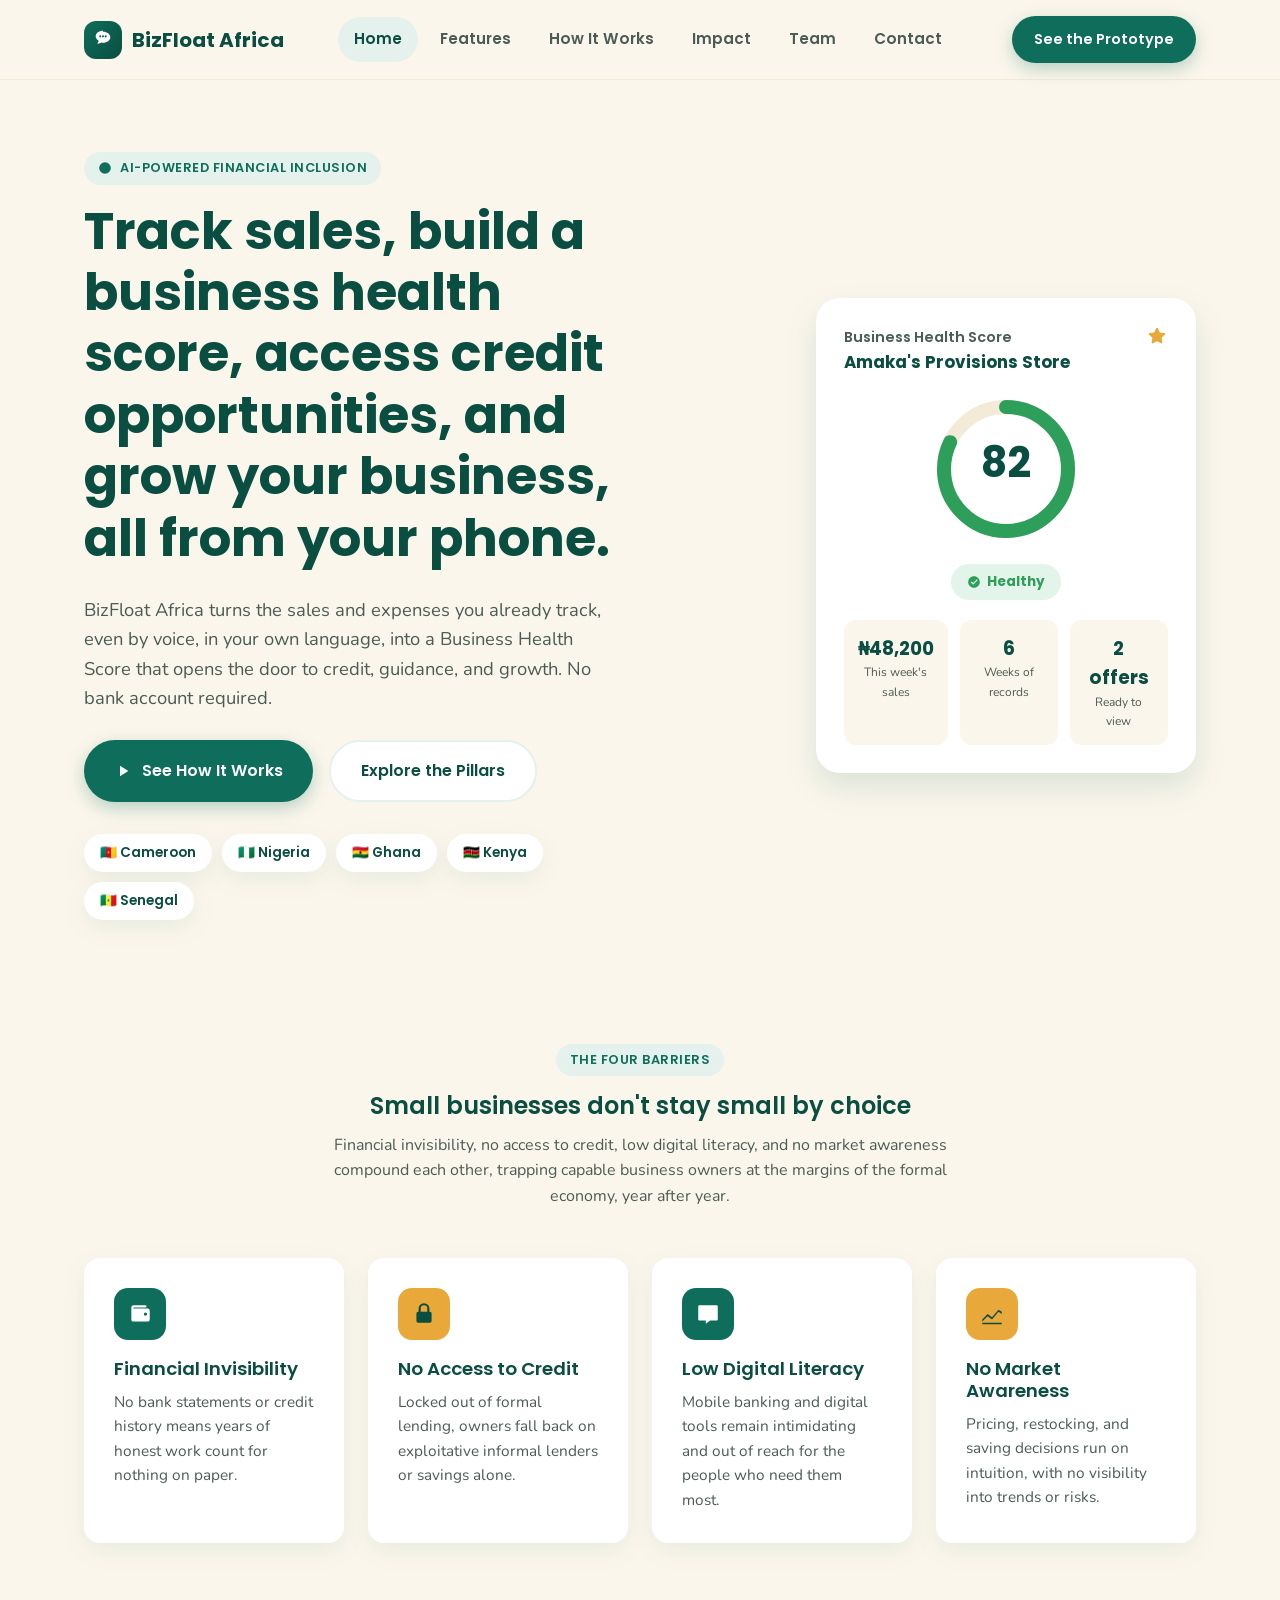
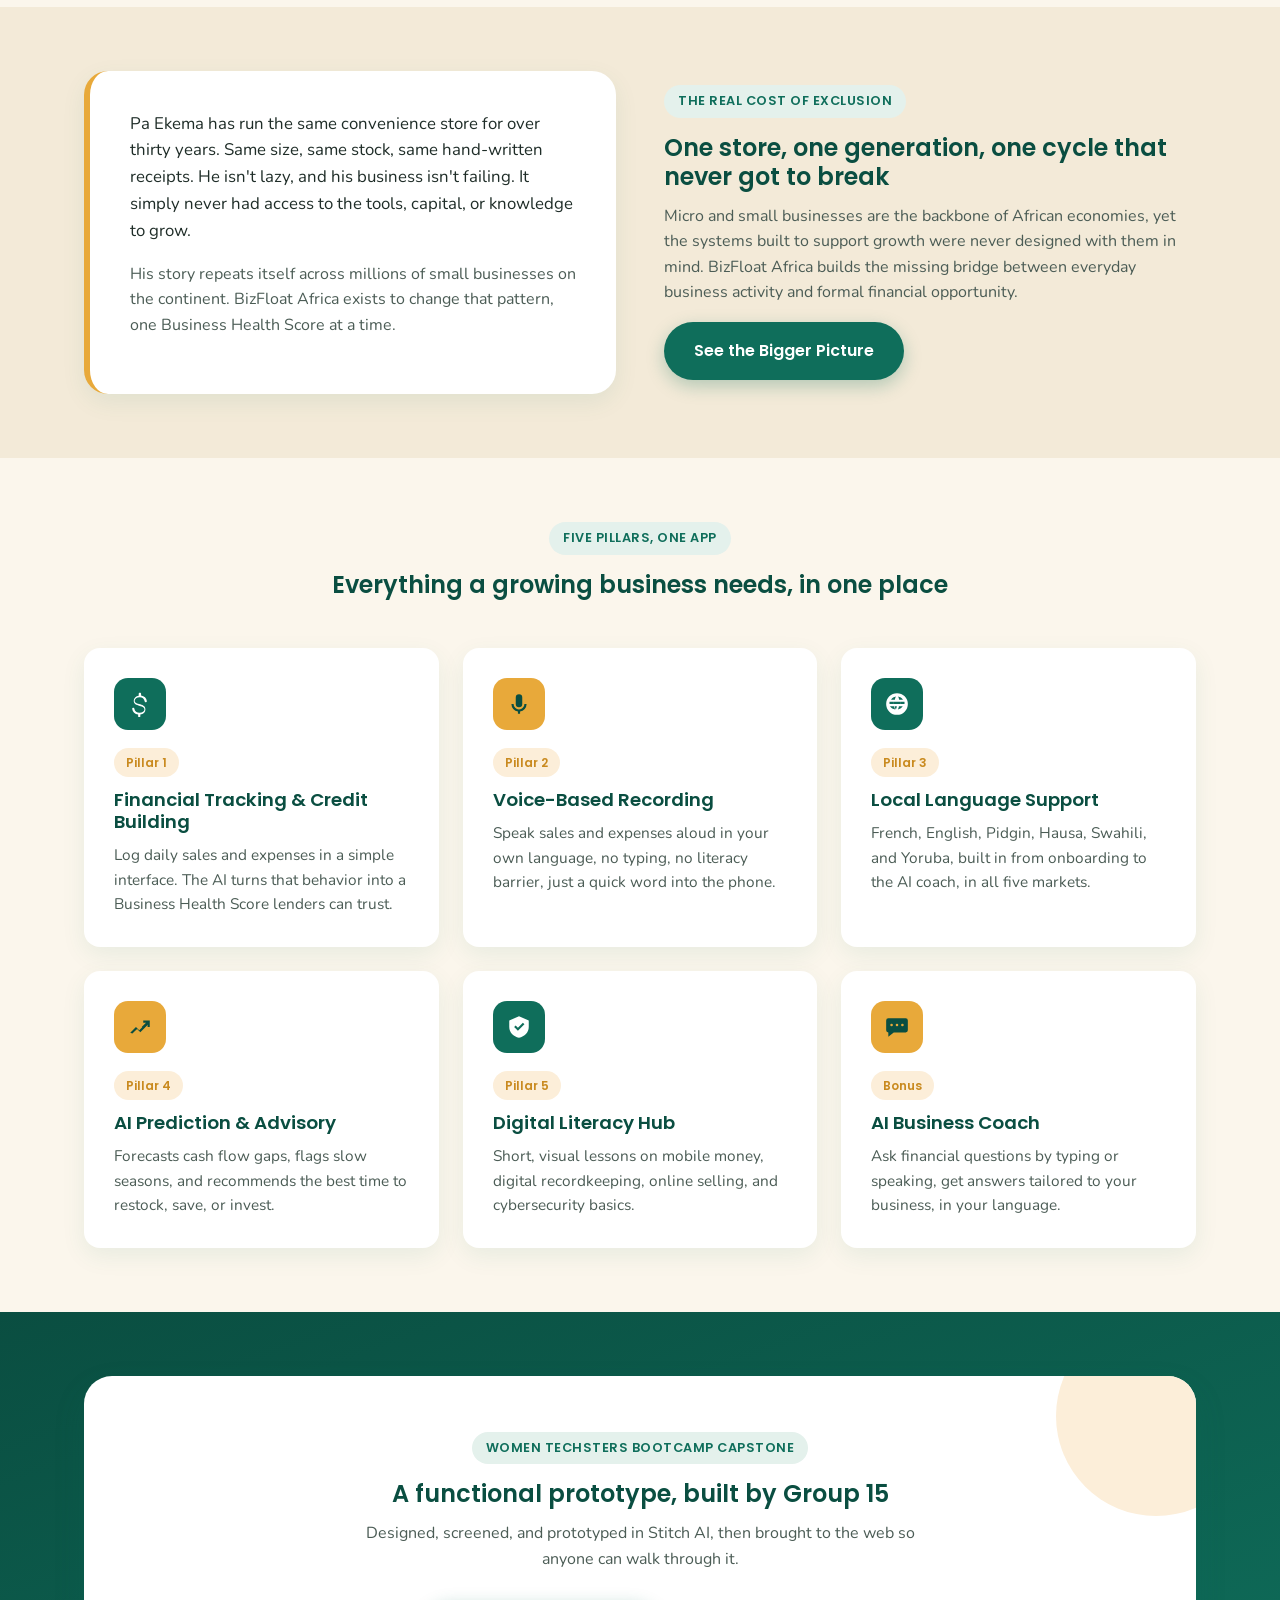
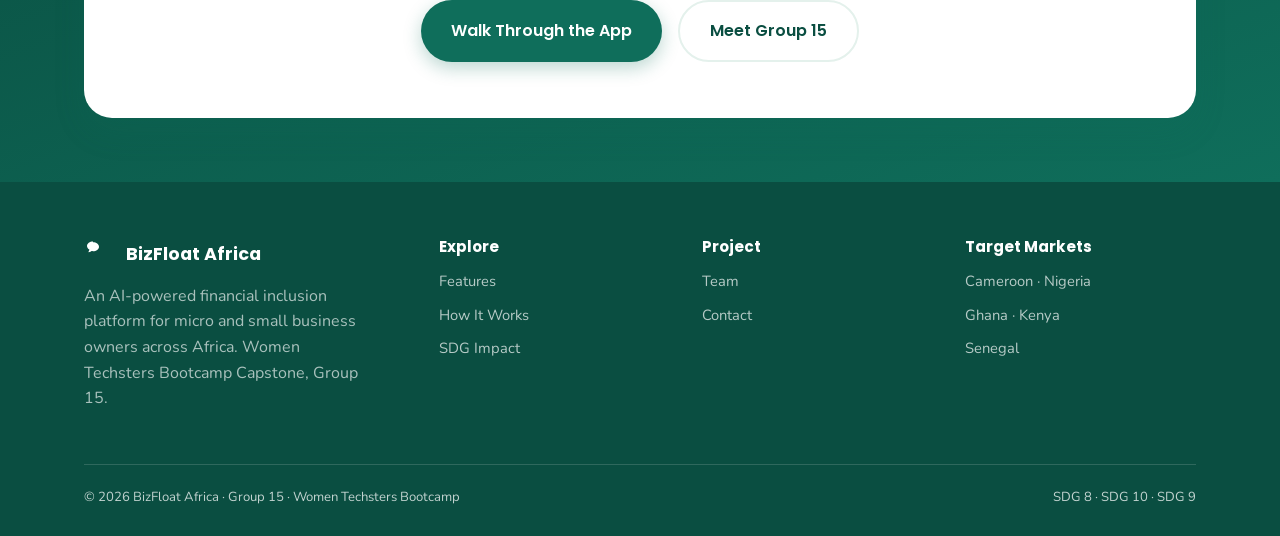
<file: index.html>
<!DOCTYPE html>
<html lang="en">
<head>
<meta charset="UTF-8">
<meta name="viewport" content="width=device-width, initial-scale=1.0">
<title>BizFloat Africa | Your Business, Seen by the System</title>
<meta name="description" content="BizFloat Africa is an AI-powered mobile app that turns everyday sales and expenses into a Business Health Score, helping informal business owners access credit, learn digital skills, and plan ahead.">
<link rel="preconnect" href="https://fonts.googleapis.com">
<link href="https://fonts.googleapis.com/css2?family=Poppins:wght@500;600;700&family=Nunito:wght@400;600;700;800&display=swap" rel="stylesheet">
<link rel="stylesheet" href="assets/style.css">
</head>
<body>

<header class="site-header">
  <div class="nav-inner container">
    <a href="index.html" class="brand">
      <span class="logo-mark">
        <svg viewBox="0 0 24 24"><path fill="#fff" d="M12 2c-4.4 0-8 2.7-8 6 0 2 1.3 3.7 3.2 4.8-.1.9-.5 1.9-1.2 2.8-.2.3 0 .7.4.6 1.6-.3 2.9-.9 3.8-1.5.6.1 1.2.2 1.8.2 4.4 0 8-2.7 8-6s-3.6-6-8-6z"/><circle cx="9" cy="8" r="1.2" fill="#0F6E5B"/><circle cx="12" cy="8" r="1.2" fill="#0F6E5B"/><circle cx="15" cy="8" r="1.2" fill="#0F6E5B"/></svg>
      </span>
      BizFloat Africa
    </a>
    <nav class="main-nav">
      <a href="index.html">Home</a>
      <a href="features.html">Features</a>
      <a href="how-it-works.html">How It Works</a>
      <a href="impact.html">Impact</a>
      <a href="team.html">Team</a>
      <a href="contact.html">Contact</a>
    </nav>
    <div class="nav-cta">
      <a href="https://stitch.withgoogle.com/preview/16323989725500397068?node-id=3ebcc6b359f547b4bfe31b63ea873c77" target="_blank" rel="noopener" class="btn btn-primary">See the Prototype</a>
      <button class="nav-toggle" aria-label="Open menu">
        <svg viewBox="0 0 24 24" fill="currentColor"><rect x="3" y="6" width="18" height="2.6" rx="1.3"/><rect x="3" y="11" width="18" height="2.6" rx="1.3"/><rect x="3" y="16" width="18" height="2.6" rx="1.3"/></svg>
      </button>
    </div>
  </div>
</header>

<section class="hero">
  <div class="container hero-grid">
    <div>
      <span class="eyebrow">
        <svg width="14" height="14" viewBox="0 0 24 24" fill="#0F6E5B"><circle cx="12" cy="12" r="10"/></svg>
        AI-Powered Financial Inclusion
      </span>
      <h1>Track sales, build a business health score, access credit opportunities, and grow your business, all from your phone.</h1>
      <p class="hero-sub">BizFloat Africa turns the sales and expenses you already track, even by voice, in your own language, into a Business Health Score that opens the door to credit, guidance, and growth. No bank account required.</p>
      <div class="hero-actions">
        <a href="how-it-works.html" class="btn btn-primary">
          <svg width="18" height="18" viewBox="0 0 24 24" fill="#fff"><path d="M8 5v14l11-7z"/></svg>
          See How It Works
        </a>
        <a href="features.html" class="btn btn-ghost">Explore the Pillars</a>
      </div>
      <div class="hero-markets">
        <span class="market-chip">🇨🇲 Cameroon</span>
        <span class="market-chip">🇳🇬 Nigeria</span>
        <span class="market-chip">🇬🇭 Ghana</span>
        <span class="market-chip">🇰🇪 Kenya</span>
        <span class="market-chip">🇸🇳 Senegal</span>
      </div>
    </div>

    <div class="health-card">
      <div class="health-head">
        <div>
          <div class="label">Business Health Score</div>
          <div class="name">Amaka's Provisions Store</div>
        </div>
        <svg width="22" height="22" viewBox="0 0 24 24" fill="#E8A93A"><path d="M12 2a1 1 0 0 1 .9.56l2.2 4.46 4.92.72a1 1 0 0 1 .55 1.7l-3.56 3.47.84 4.9a1 1 0 0 1-1.45 1.06L12 16.55l-4.4 2.32A1 1 0 0 1 6.15 17.8l.84-4.9-3.56-3.47a1 1 0 0 1 .55-1.7l4.92-.72L11.1 2.56A1 1 0 0 1 12 2z"/></svg>
      </div>
      <div class="dial-wrap">
        <svg width="150" height="150" viewBox="0 0 150 150">
          <circle cx="75" cy="75" r="62" fill="none" stroke="#F3EAD8" stroke-width="14"/>
          <circle class="dial-circle" cx="75" cy="75" r="62" fill="none" stroke="#2E9E5B" stroke-width="14" stroke-linecap="round" data-score="82" transform="rotate(-90 75 75)"/>
          <text x="75" y="83" text-anchor="middle" class="dial-score">82</text>
        </svg>
      </div>
      <div class="status-row">
        <span class="status-pill healthy">
          <svg width="14" height="14" viewBox="0 0 24 24" fill="#2E9E5B"><path d="M12 2C6.5 2 2 6.5 2 12s4.5 10 10 10 10-4.5 10-10S17.5 2 12 2zm-1.5 14.5-4-4 1.4-1.4 2.6 2.6 6.6-6.6 1.4 1.4-8 8z"/></svg>
          Healthy
        </span>
      </div>
      <div class="health-stat-row">
        <div class="health-stat">
          <div class="num">₦48,200</div>
          <div class="cap">This week's sales</div>
        </div>
        <div class="health-stat">
          <div class="num">6</div>
          <div class="cap">Weeks of records</div>
        </div>
        <div class="health-stat">
          <div class="num">2 offers</div>
          <div class="cap">Ready to view</div>
        </div>
      </div>
    </div>
  </div>
</section>

<section>
  <div class="container">
    <div class="section-head">
      <span class="eyebrow">The Four Barriers</span>
      <h2>Small businesses don't stay small by choice</h2>
      <p>Financial invisibility, no access to credit, low digital literacy, and no market awareness compound each other, trapping capable business owners at the margins of the formal economy, year after year.</p>
    </div>
    <div class="grid grid-4">
      <div class="card">
        <div class="icon-badge teal"><svg viewBox="0 0 24 24"><path d="M4 6a2 2 0 0 1 2-2h11a1 1 0 0 1 0 2H6v1h13a2 2 0 0 1 2 2v8a2 2 0 0 1-2 2H6a2 2 0 0 1-2-2V6zm13 7.5a1.5 1.5 0 1 0 0-3 1.5 1.5 0 0 0 0 3z"/></svg></div>
        <h3>Financial Invisibility</h3>
        <p>No bank statements or credit history means years of honest work count for nothing on paper.</p>
      </div>
      <div class="card">
        <div class="icon-badge gold"><svg viewBox="0 0 24 24"><path d="M12 2a5 5 0 0 1 5 5v3h.5A1.5 1.5 0 0 1 19 11.5v7A1.5 1.5 0 0 1 17.5 20h-11A1.5 1.5 0 0 1 5 18.5v-7A1.5 1.5 0 0 1 6.5 10H7V7a5 5 0 0 1 5-5zm0 2a3 3 0 0 0-3 3v3h6V7a3 3 0 0 0-3-3z"/></svg></div>
        <h3>No Access to Credit</h3>
        <p>Locked out of formal lending, owners fall back on exploitative informal lenders or savings alone.</p>
      </div>
      <div class="card">
        <div class="icon-badge teal"><svg viewBox="0 0 24 24"><path d="M4 4h16a1 1 0 0 1 1 1v12a1 1 0 0 1-1 1h-6l-4 3v-3H4a1 1 0 0 1-1-1V5a1 1 0 0 1 1-1zm3 5h10v2H7V9zm0 4h7v2H7v-2z"/></svg></div>
        <h3>Low Digital Literacy</h3>
        <p>Mobile banking and digital tools remain intimidating and out of reach for the people who need them most.</p>
      </div>
      <div class="card">
        <div class="icon-badge gold"><svg viewBox="0 0 24 24"><path d="M3 17l5-5 4 3 6-7 3 2v2l-3-2-6 7-4-3-5 5v-2zM3 20h18v1.5H3V20z"/></svg></div>
        <h3>No Market Awareness</h3>
        <p>Pricing, restocking, and saving decisions run on intuition, with no visibility into trends or risks.</p>
      </div>
    </div>
  </div>
</section>

<section class="section-alt">
  <div class="container">
    <div class="grid grid-2" style="align-items:center; gap:48px;">
      <div class="story-block">
        <p>Pa Ekema has run the same convenience store for over thirty years. Same size, same stock, same hand-written receipts. He isn't lazy, and his business isn't failing. It simply never had access to the tools, capital, or knowledge to grow.</p>
        <p>His story repeats itself across millions of small businesses on the continent. BizFloat Africa exists to change that pattern, one Business Health Score at a time.</p>
      </div>
      <div>
        <span class="eyebrow">The Real Cost of Exclusion</span>
        <h2>One store, one generation, one cycle that never got to break</h2>
        <p>Micro and small businesses are the backbone of African economies, yet the systems built to support growth were never designed with them in mind. BizFloat Africa builds the missing bridge between everyday business activity and formal financial opportunity.</p>
        <a href="impact.html" class="btn btn-primary">See the Bigger Picture</a>
      </div>
    </div>
  </div>
</section>

<section>
  <div class="container">
    <div class="section-head">
      <span class="eyebrow">Five Pillars, One App</span>
      <h2>Everything a growing business needs, in one place</h2>
    </div>
    <div class="grid grid-3">
      <div class="card">
        <div class="icon-badge teal"><svg viewBox="0 0 24 24"><path d="M12 1.5c.6 0 1 .4 1 1v1.6c2.9.4 5 2.5 5.3 5.1a1 1 0 1 1-2 .2c-.3-2.2-2.2-3.7-4.6-3.7-2.6 0-4.6 1.6-4.6 3.4 0 1.6 1.2 2.3 4 3 3 .7 5.9 1.7 5.9 4.9 0 2.5-2 4.3-4.7 4.7v1.6a1 1 0 1 1-2 0v-1.6c-3-.4-5.2-2.4-5.5-5.2a1 1 0 1 1 2-.2c.3 2.3 2.3 3.8 4.8 3.8 2.6 0 4.5-1.3 4.5-3.2 0-1.7-1.5-2.4-4.4-3.1-3.1-.8-5.5-1.8-5.5-4.7 0-2.4 2-4.2 4.6-4.6V2.5c0-.6.4-1 1-1z"/></svg></div>
        <span class="pill-tag">Pillar 1</span>
        <h3>Financial Tracking & Credit Building</h3>
        <p>Log daily sales and expenses in a simple interface. The AI turns that behavior into a Business Health Score lenders can trust.</p>
      </div>
      <div class="card">
        <div class="icon-badge gold"><svg viewBox="0 0 24 24"><path d="M12 15a3 3 0 0 0 3-3V6a3 3 0 0 0-6 0v6a3 3 0 0 0 3 3zm5-3a5 5 0 0 1-10 0H5a7 7 0 0 0 6 6.9V21h2v-2.1a7 7 0 0 0 6-6.9h-2z"/></svg></div>
        <span class="pill-tag">Pillar 2</span>
        <h3>Voice-Based Recording</h3>
        <p>Speak sales and expenses aloud in your own language, no typing, no literacy barrier, just a quick word into the phone.</p>
      </div>
      <div class="card">
        <div class="icon-badge teal"><svg viewBox="0 0 24 24"><path d="M12 2a10 10 0 1 0 0 20 10 10 0 0 0 0-20zm1 3.1c1.9.3 3.5 1.4 4.5 3H14a11 11 0 0 0-1-3zm-2 0a11 11 0 0 0-1 3H6.5c1-1.6 2.6-2.7 4.5-3zM5.1 10H9c-.1.7-.1 1.3 0 2H5.1a8 8 0 0 1 0-2zm.4 4H9.3c.2.9.5 1.7 1 3-1.9-.3-3.6-1.4-4.8-3zm5.4 3.1c-.5-.9-.8-1.9-1-3h2c-.2 1.1-.5 2.1-1 3zm1-5.1H9.1a6 6 0 0 1 0-2h5.8a6 6 0 0 1 0 2H12zm.9 5.1c.5-.9.8-1.9 1-3h3.5c-1.2 1.6-2.9 2.7-4.5 3zM15 12c.1-.7.1-1.3 0-2h3.9a8 8 0 0 1 0 2H15z"/></svg></div>
        <span class="pill-tag">Pillar 3</span>
        <h3>Local Language Support</h3>
        <p>French, English, Pidgin, Hausa, Swahili, and Yoruba, built in from onboarding to the AI coach, in all five markets.</p>
      </div>
      <div class="card">
        <div class="icon-badge gold"><svg viewBox="0 0 24 24"><path d="M3 17.3 8.3 12l3 3L18 8.3l1.4 1.4-7.1 7.1-3-3-4.3 4.3z"/><path d="M15 6h6v6h-2V9.4l-4 4-1.4-1.4 4-4H15z"/></svg></div>
        <span class="pill-tag">Pillar 4</span>
        <h3>AI Prediction & Advisory</h3>
        <p>Forecasts cash flow gaps, flags slow seasons, and recommends the best time to restock, save, or invest.</p>
      </div>
      <div class="card">
        <div class="icon-badge teal"><svg viewBox="0 0 24 24"><path d="M12 2 3 6v6c0 5 3.8 8.7 9 10 5.2-1.3 9-5 9-10V6l-9-4zm-1 13.5-3.5-3.5 1.4-1.4L11 12.7l4.6-4.6L17 9.5 11 15.5z"/></svg></div>
        <span class="pill-tag">Pillar 5</span>
        <h3>Digital Literacy Hub</h3>
        <p>Short, visual lessons on mobile money, digital recordkeeping, online selling, and cybersecurity basics.</p>
      </div>
      <div class="card">
        <div class="icon-badge gold"><svg viewBox="0 0 24 24"><path d="M4 4h16a2 2 0 0 1 2 2v9a2 2 0 0 1-2 2H9l-5 4v-4H4a2 2 0 0 1-2-2V6a2 2 0 0 1 2-2zm3 5a1.2 1.2 0 1 0 0 2.4A1.2 1.2 0 0 0 7 9zm5 0a1.2 1.2 0 1 0 0 2.4A1.2 1.2 0 0 0 12 9zm5 0a1.2 1.2 0 1 0 0 2.4A1.2 1.2 0 0 0 17 9z"/></svg></div>
        <span class="pill-tag">Bonus</span>
        <h3>AI Business Coach</h3>
        <p>Ask financial questions by typing or speaking, get answers tailored to your business, in your language.</p>
      </div>
    </div>
  </div>
</section>

<section class="section-teal">
  <div class="container">
    <div class="cta-banner" style="background:#fff;">
      <span class="eyebrow">Women Techsters Bootcamp Capstone</span>
      <h2 style="color:var(--teal-dark);">A functional prototype, built by Group 15</h2>
      <p style="color:var(--ink-soft); max-width:560px; margin:0 auto 28px;">Designed, screened, and prototyped in Stitch AI, then brought to the web so anyone can walk through it.</p>
      <div style="display:flex; gap:16px; justify-content:center; flex-wrap:wrap;">
        <a href="how-it-works.html" class="btn btn-primary">Walk Through the App</a>
        <a href="team.html" class="btn btn-ghost">Meet Group 15</a>
      </div>
    </div>
  </div>
</section>

<footer class="site-footer">
  <div class="container">
    <div class="footer-grid">
      <div>
        <div class="footer-brand">
          <span class="logo-mark" style="width:32px;height:32px;">
            <svg viewBox="0 0 24 24" width="18" height="18"><path fill="#fff" d="M12 2c-4.4 0-8 2.7-8 6 0 2 1.3 3.7 3.2 4.8-.1.9-.5 1.9-1.2 2.8-.2.3 0 .7.4.6 1.6-.3 2.9-.9 3.8-1.5.6.1 1.2.2 1.8.2 4.4 0 8-2.7 8-6s-3.6-6-8-6z"/></svg>
          </span>
          <span>BizFloat Africa</span>
        </div>
        <p style="color:rgba(255,255,255,0.65); max-width:280px;">An AI-powered financial inclusion platform for micro and small business owners across Africa. Women Techsters Bootcamp Capstone, Group 15.</p>
      </div>
      <div>
        <h4>Explore</h4>
        <a href="features.html">Features</a>
        <a href="how-it-works.html">How It Works</a>
        <a href="impact.html">SDG Impact</a>
      </div>
      <div>
        <h4>Project</h4>
        <a href="team.html">Team</a>
        <a href="contact.html">Contact</a>
      </div>
      <div>
        <h4>Target Markets</h4>
        <a href="#">Cameroon · Nigeria</a>
        <a href="#">Ghana · Kenya</a>
        <a href="#">Senegal</a>
      </div>
    </div>
    <div class="footer-bottom">
      <span>© 2026 BizFloat Africa · Group 15 · Women Techsters Bootcamp</span>
      <span>SDG 8 · SDG 10 · SDG 9</span>
    </div>
  </div>
</footer>

<script src="assets/script.js"></script>
</body>
</html>
</file>
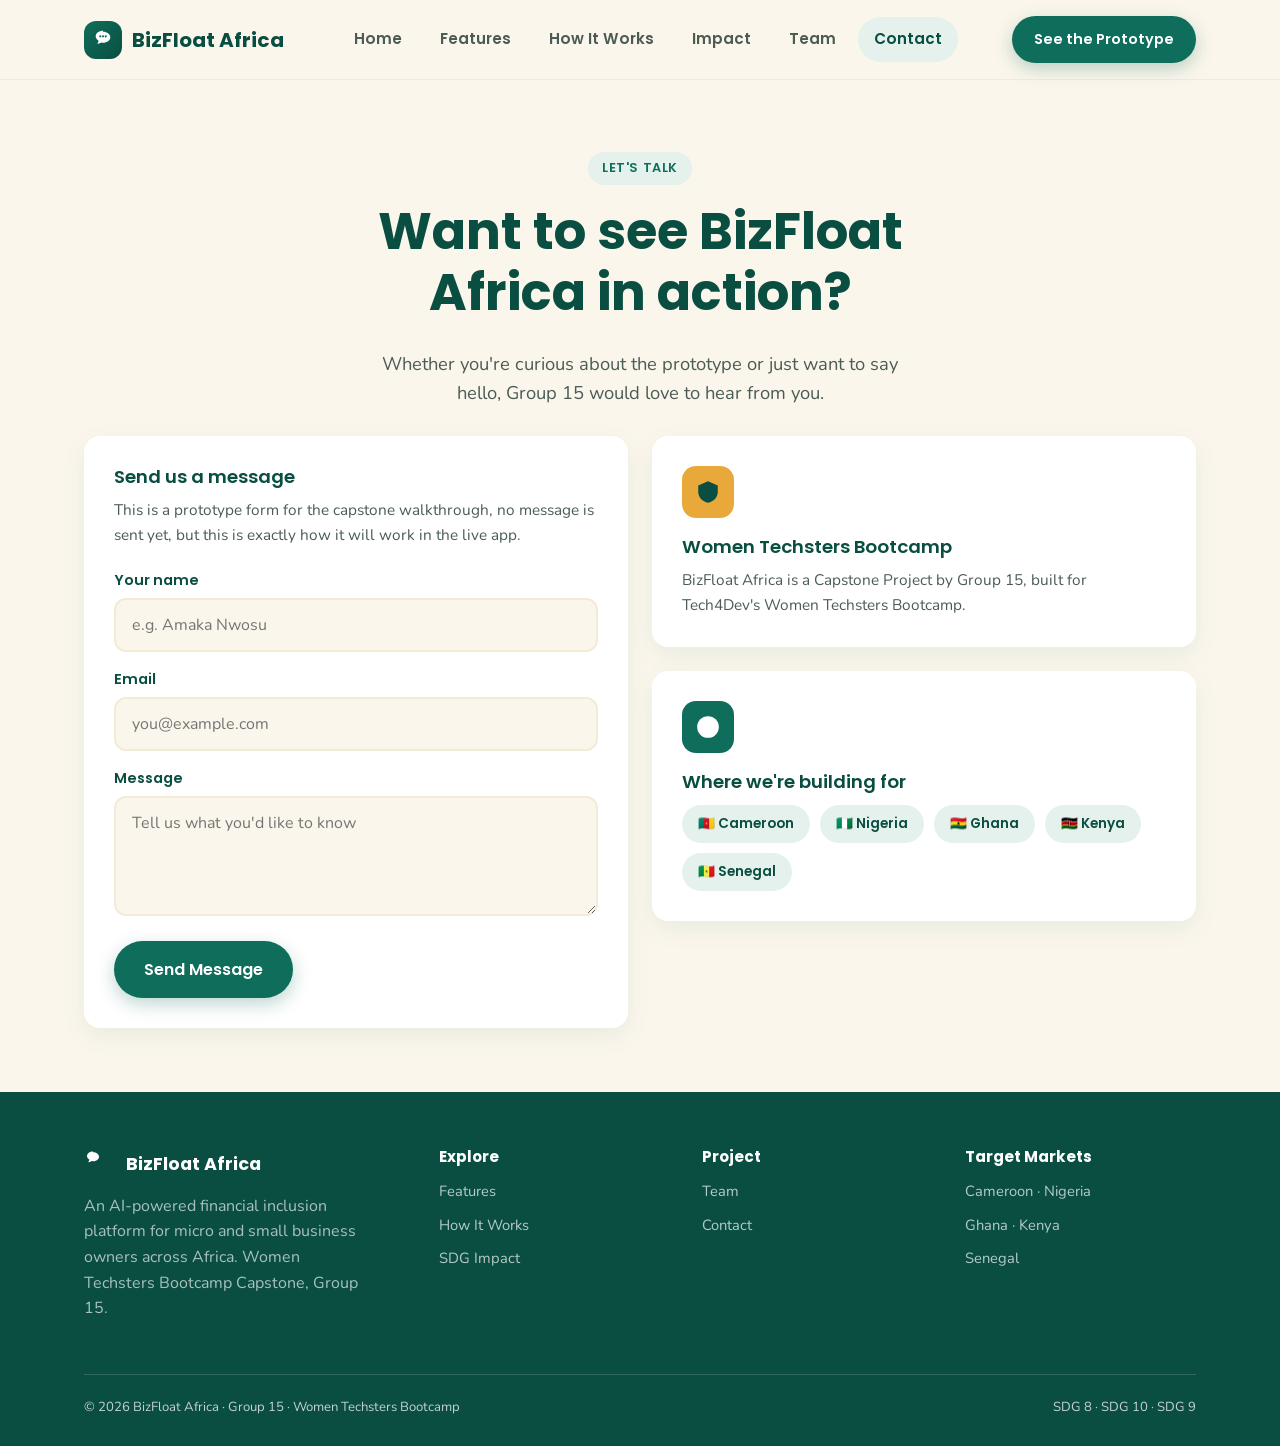
<file: contact.html>
<!DOCTYPE html>
<html lang="en">
<head>
<meta charset="UTF-8">
<meta name="viewport" content="width=device-width, initial-scale=1.0">
<title>Contact | BizFloat Africa</title>
<meta name="description" content="Get in touch with the BizFloat Africa team or request the Stitch AI prototype walkthrough.">
<link rel="preconnect" href="https://fonts.googleapis.com">
<link href="https://fonts.googleapis.com/css2?family=Poppins:wght@500;600;700&family=Nunito:wght@400;600;700;800&display=swap" rel="stylesheet">
<link rel="stylesheet" href="assets/style.css">
</head>
<body>

<header class="site-header">
  <div class="nav-inner container">
    <a href="index.html" class="brand">
      <span class="logo-mark">
        <svg viewBox="0 0 24 24"><path fill="#fff" d="M12 2c-4.4 0-8 2.7-8 6 0 2 1.3 3.7 3.2 4.8-.1.9-.5 1.9-1.2 2.8-.2.3 0 .7.4.6 1.6-.3 2.9-.9 3.8-1.5.6.1 1.2.2 1.8.2 4.4 0 8-2.7 8-6s-3.6-6-8-6z"/><circle cx="9" cy="8" r="1.2" fill="#0F6E5B"/><circle cx="12" cy="8" r="1.2" fill="#0F6E5B"/><circle cx="15" cy="8" r="1.2" fill="#0F6E5B"/></svg>
      </span>
      BizFloat Africa
    </a>
    <nav class="main-nav">
      <a href="index.html">Home</a>
      <a href="features.html">Features</a>
      <a href="how-it-works.html">How It Works</a>
      <a href="impact.html">Impact</a>
      <a href="team.html">Team</a>
      <a href="contact.html">Contact</a>
    </nav>
    <div class="nav-cta">
      <a href="https://stitch.withgoogle.com/preview/16323989725500397068?node-id=3ebcc6b359f547b4bfe31b63ea873c77" target="_blank" rel="noopener" class="btn btn-primary">See the Prototype</a>
      <button class="nav-toggle" aria-label="Open menu">
        <svg viewBox="0 0 24 24" fill="currentColor"><rect x="3" y="6" width="18" height="2.6" rx="1.3"/><rect x="3" y="11" width="18" height="2.6" rx="1.3"/><rect x="3" y="16" width="18" height="2.6" rx="1.3"/></svg>
      </button>
    </div>
  </div>
</header>

<section class="hero" style="padding-bottom:20px;">
  <div class="container">
    <div class="section-head" style="margin-bottom:8px;">
      <span class="eyebrow">Let's Talk</span>
      <h1>Want to see BizFloat Africa in action?</h1>
      <p class="hero-sub" style="margin:0 auto;">Whether you're curious about the prototype or just want to say hello, Group 15 would love to hear from you.</p>
    </div>
  </div>
</section>

<section style="padding-top:0;">
  <div class="container">
    <div class="grid grid-2" style="align-items:start;">
      <div class="card">
        <h3>Send us a message</h3>
        <p style="margin-bottom:22px;">This is a prototype form for the capstone walkthrough, no message is sent yet, but this is exactly how it will work in the live app.</p>
        <form onsubmit="event.preventDefault(); this.querySelector('.form-success').style.display='flex';" style="display:flex; flex-direction:column; gap:16px;">
          <div>
            <label style="font-family:var(--font-display); font-weight:600; font-size:0.9rem; color:var(--teal-dark); display:block; margin-bottom:6px;">Your name</label>
            <input type="text" required placeholder="e.g. Amaka Nwosu" style="width:100%; padding:14px 16px; border-radius:12px; border:2px solid var(--sand-deep); font-family:var(--font-body); font-size:1rem; background:var(--sand);">
          </div>
          <div>
            <label style="font-family:var(--font-display); font-weight:600; font-size:0.9rem; color:var(--teal-dark); display:block; margin-bottom:6px;">Email</label>
            <input type="email" required placeholder="you@example.com" style="width:100%; padding:14px 16px; border-radius:12px; border:2px solid var(--sand-deep); font-family:var(--font-body); font-size:1rem; background:var(--sand);">
          </div>
          <div>
            <label style="font-family:var(--font-display); font-weight:600; font-size:0.9rem; color:var(--teal-dark); display:block; margin-bottom:6px;">Message</label>
            <textarea required rows="4" placeholder="Tell us what you'd like to know" style="width:100%; padding:14px 16px; border-radius:12px; border:2px solid var(--sand-deep); font-family:var(--font-body); font-size:1rem; background:var(--sand); resize:vertical;"></textarea>
          </div>
          <button type="submit" class="btn btn-primary" style="align-self:flex-start;">Send Message</button>
          <div class="form-success" style="display:none; align-items:center; gap:10px; color:var(--status-healthy); font-family:var(--font-display); font-weight:600;">
            <svg width="20" height="20" viewBox="0 0 24 24" fill="#2E9E5B"><path d="M12 2C6.5 2 2 6.5 2 12s4.5 10 10 10 10-4.5 10-10S17.5 2 12 2zm-1.5 14.5-4-4 1.4-1.4 2.6 2.6 6.6-6.6 1.4 1.4-8 8z"/></svg>
            Thanks, this is how a sent message will look.
          </div>
        </form>
      </div>

      <div>
        <div class="card" style="margin-bottom:24px;">
          <div class="icon-badge gold"><svg viewBox="0 0 24 24"><path d="M12 2 3 6v6c0 5 3.8 8.7 9 10 5.2-1.3 9-5 9-10V6l-9-4z"/></svg></div>
          <h3>Women Techsters Bootcamp</h3>
          <p>BizFloat Africa is a Capstone Project by Group 15, built for Tech4Dev's Women Techsters Bootcamp.</p>
        </div>
        <div class="card">
          <div class="icon-badge teal"><svg viewBox="0 0 24 24"><path d="M12 2a10 10 0 1 0 0 20 10 10 0 0 0 0-20z"/></svg></div>
          <h3>Where we're building for</h3>
          <div class="lang-row" style="margin-top:12px;">
            <span class="lang-chip">🇨🇲 Cameroon</span>
            <span class="lang-chip">🇳🇬 Nigeria</span>
            <span class="lang-chip">🇬🇭 Ghana</span>
            <span class="lang-chip">🇰🇪 Kenya</span>
            <span class="lang-chip">🇸🇳 Senegal</span>
          </div>
        </div>
      </div>
    </div>
  </div>
</section>

<footer class="site-footer">
  <div class="container">
    <div class="footer-grid">
      <div>
        <div class="footer-brand">
          <span class="logo-mark" style="width:32px;height:32px;">
            <svg viewBox="0 0 24 24" width="18" height="18"><path fill="#fff" d="M12 2c-4.4 0-8 2.7-8 6 0 2 1.3 3.7 3.2 4.8-.1.9-.5 1.9-1.2 2.8-.2.3 0 .7.4.6 1.6-.3 2.9-.9 3.8-1.5.6.1 1.2.2 1.8.2 4.4 0 8-2.7 8-6s-3.6-6-8-6z"/></svg>
          </span>
          <span>BizFloat Africa</span>
        </div>
        <p style="color:rgba(255,255,255,0.65); max-width:280px;">An AI-powered financial inclusion platform for micro and small business owners across Africa. Women Techsters Bootcamp Capstone, Group 15.</p>
      </div>
      <div>
        <h4>Explore</h4>
        <a href="features.html">Features</a>
        <a href="how-it-works.html">How It Works</a>
        <a href="impact.html">SDG Impact</a>
      </div>
      <div>
        <h4>Project</h4>
        <a href="team.html">Team</a>
        <a href="contact.html">Contact</a>
      </div>
      <div>
        <h4>Target Markets</h4>
        <a href="#">Cameroon · Nigeria</a>
        <a href="#">Ghana · Kenya</a>
        <a href="#">Senegal</a>
      </div>
    </div>
    <div class="footer-bottom">
      <span>© 2026 BizFloat Africa · Group 15 · Women Techsters Bootcamp</span>
      <span>SDG 8 · SDG 10 · SDG 9</span>
    </div>
  </div>
</footer>

<script src="assets/script.js"></script>
</body>
</html>
</file>
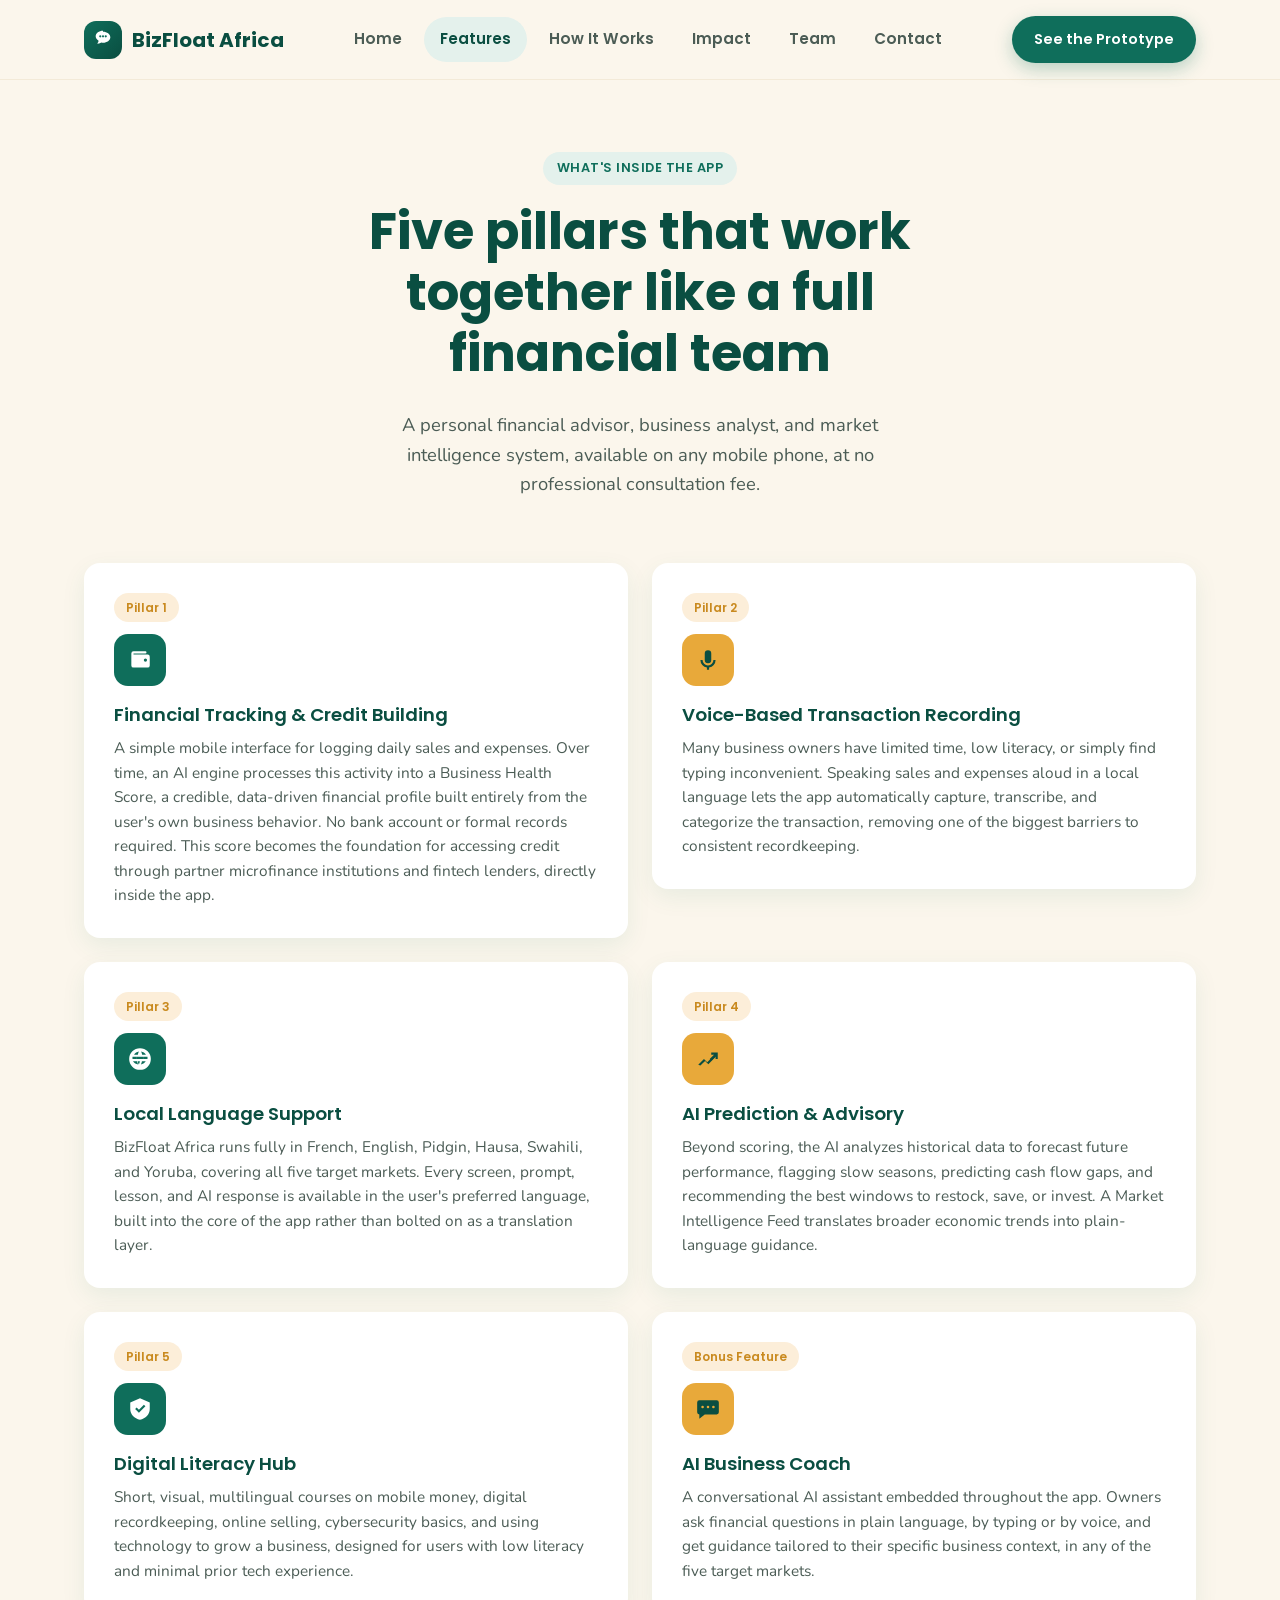
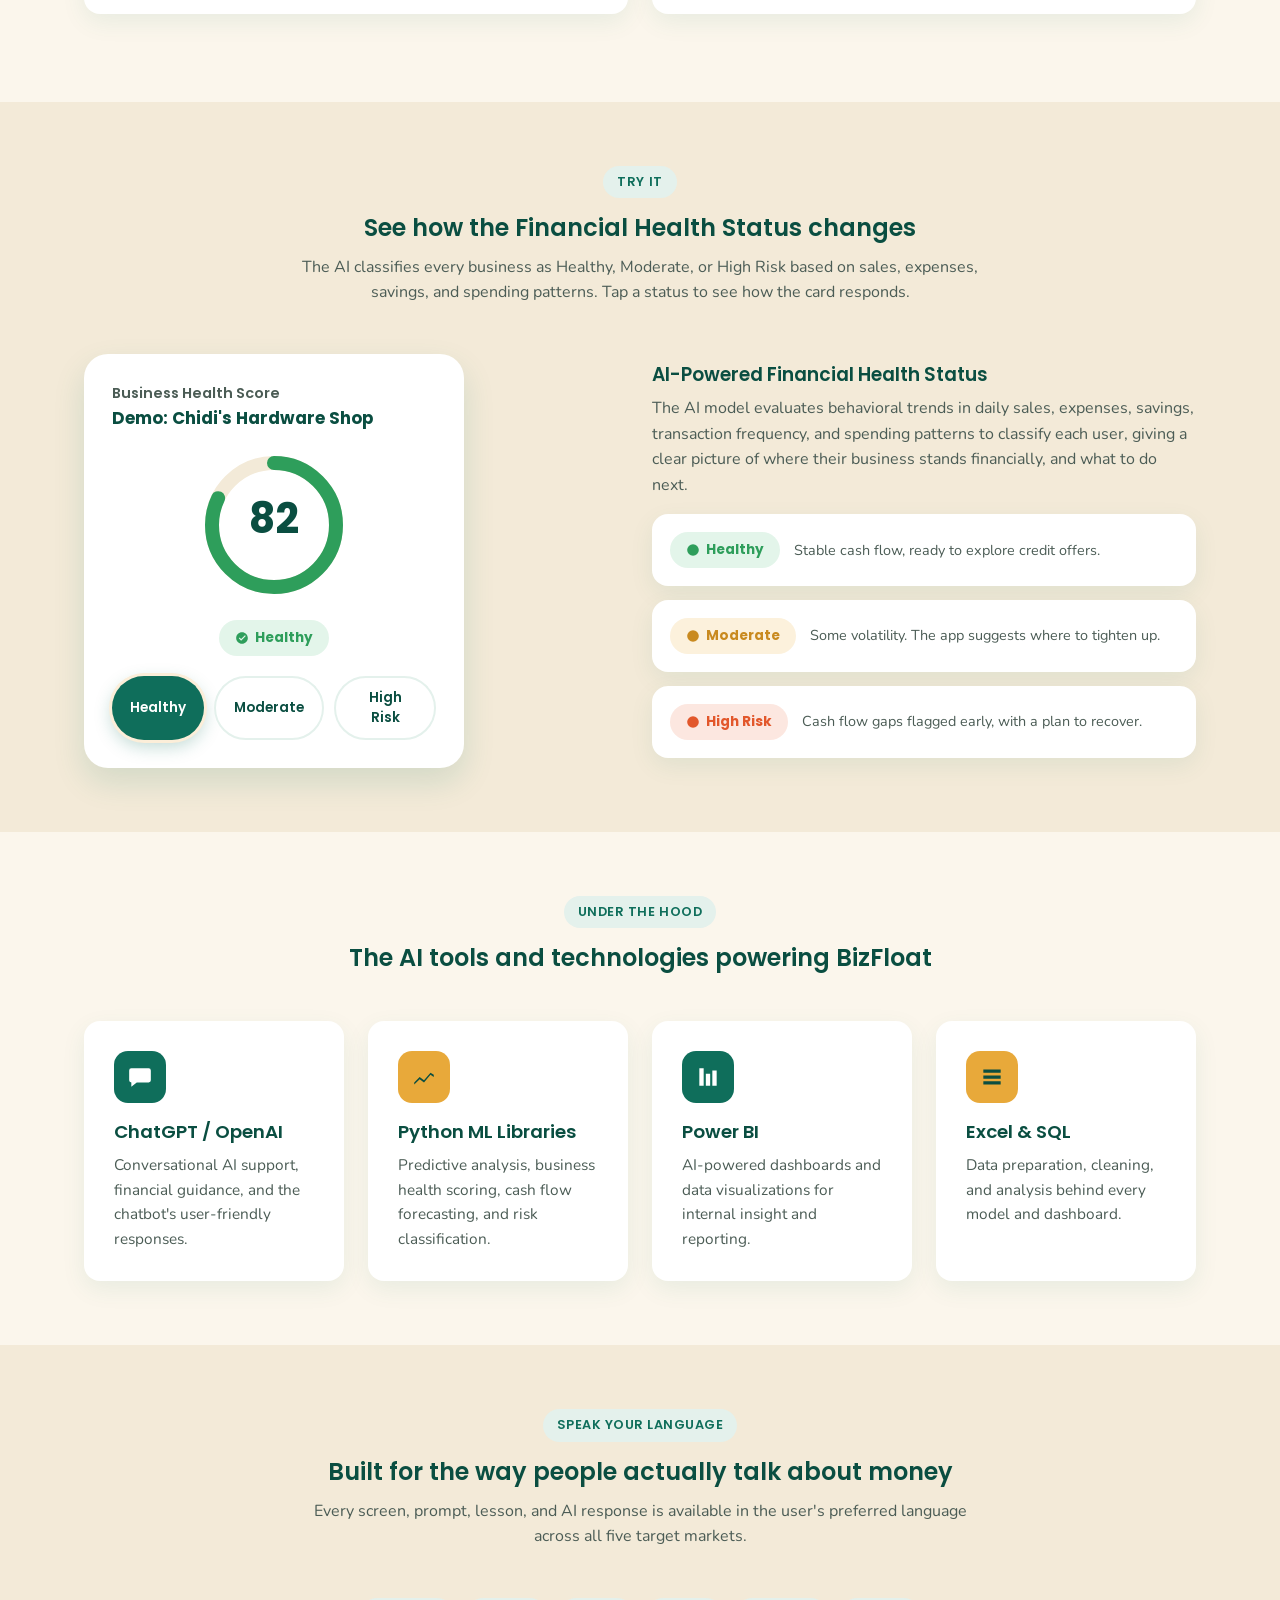
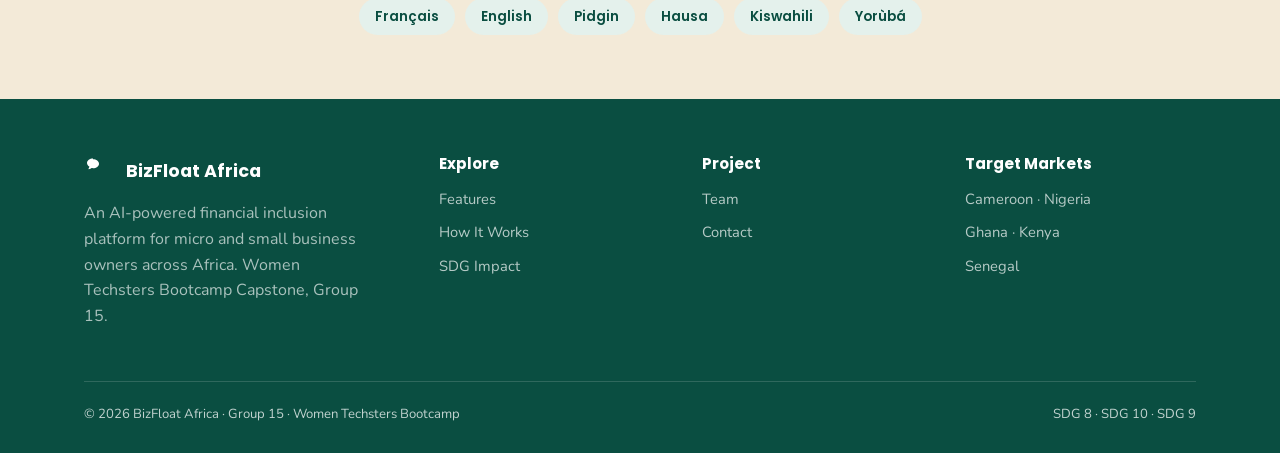
<file: features.html>
<!DOCTYPE html>
<html lang="en">
<head>
<meta charset="UTF-8">
<meta name="viewport" content="width=device-width, initial-scale=1.0">
<title>Features | BizFloat Africa</title>
<meta name="description" content="Explore BizFloat Africa's five core pillars: financial tracking and credit building, voice-based recording, local language support, AI prediction, and the digital literacy hub.">
<link rel="preconnect" href="https://fonts.googleapis.com">
<link href="https://fonts.googleapis.com/css2?family=Poppins:wght@500;600;700&family=Nunito:wght@400;600;700;800&display=swap" rel="stylesheet">
<link rel="stylesheet" href="assets/style.css">
</head>
<body>

<header class="site-header">
  <div class="nav-inner container">
    <a href="index.html" class="brand">
      <span class="logo-mark">
        <svg viewBox="0 0 24 24"><path fill="#fff" d="M12 2c-4.4 0-8 2.7-8 6 0 2 1.3 3.7 3.2 4.8-.1.9-.5 1.9-1.2 2.8-.2.3 0 .7.4.6 1.6-.3 2.9-.9 3.8-1.5.6.1 1.2.2 1.8.2 4.4 0 8-2.7 8-6s-3.6-6-8-6z"/><circle cx="9" cy="8" r="1.2" fill="#0F6E5B"/><circle cx="12" cy="8" r="1.2" fill="#0F6E5B"/><circle cx="15" cy="8" r="1.2" fill="#0F6E5B"/></svg>
      </span>
      BizFloat Africa
    </a>
    <nav class="main-nav">
      <a href="index.html">Home</a>
      <a href="features.html">Features</a>
      <a href="how-it-works.html">How It Works</a>
      <a href="impact.html">Impact</a>
      <a href="team.html">Team</a>
      <a href="contact.html">Contact</a>
    </nav>
    <div class="nav-cta">
      <a href="https://stitch.withgoogle.com/preview/16323989725500397068?node-id=3ebcc6b359f547b4bfe31b63ea873c77" target="_blank" rel="noopener" class="btn btn-primary">See the Prototype</a>
      <button class="nav-toggle" aria-label="Open menu">
        <svg viewBox="0 0 24 24" fill="currentColor"><rect x="3" y="6" width="18" height="2.6" rx="1.3"/><rect x="3" y="11" width="18" height="2.6" rx="1.3"/><rect x="3" y="16" width="18" height="2.6" rx="1.3"/></svg>
      </button>
    </div>
  </div>
</header>

<section class="hero" style="padding-bottom:20px;">
  <div class="container">
    <div class="section-head" style="margin-bottom:24px;">
      <span class="eyebrow">What's Inside the App</span>
      <h1>Five pillars that work together like a full financial team</h1>
      <p class="hero-sub" style="margin:0 auto;">A personal financial advisor, business analyst, and market intelligence system, available on any mobile phone, at no professional consultation fee.</p>
    </div>
  </div>
</section>

<section style="padding-top:20px;">
  <div class="container">
    <div class="grid grid-2" style="align-items:start; margin-bottom:24px;">
      <div class="card">
        <span class="pill-tag">Pillar 1</span>
        <div class="icon-badge teal"><svg viewBox="0 0 24 24"><path d="M4 6a2 2 0 0 1 2-2h11a1 1 0 0 1 0 2H6v1h13a2 2 0 0 1 2 2v8a2 2 0 0 1-2 2H6a2 2 0 0 1-2-2V6zm13 7.5a1.5 1.5 0 1 0 0-3 1.5 1.5 0 0 0 0 3z"/></svg></div>
        <h3>Financial Tracking & Credit Building</h3>
        <p>A simple mobile interface for logging daily sales and expenses. Over time, an AI engine processes this activity into a Business Health Score, a credible, data-driven financial profile built entirely from the user's own business behavior. No bank account or formal records required. This score becomes the foundation for accessing credit through partner microfinance institutions and fintech lenders, directly inside the app.</p>
      </div>
      <div class="card">
        <span class="pill-tag">Pillar 2</span>
        <div class="icon-badge gold"><svg viewBox="0 0 24 24"><path d="M12 15a3 3 0 0 0 3-3V6a3 3 0 0 0-6 0v6a3 3 0 0 0 3 3zm5-3a5 5 0 0 1-10 0H5a7 7 0 0 0 6 6.9V21h2v-2.1a7 7 0 0 0 6-6.9h-2z"/></svg></div>
        <h3>Voice-Based Transaction Recording</h3>
        <p>Many business owners have limited time, low literacy, or simply find typing inconvenient. Speaking sales and expenses aloud in a local language lets the app automatically capture, transcribe, and categorize the transaction, removing one of the biggest barriers to consistent recordkeeping.</p>
      </div>
      <div class="card">
        <span class="pill-tag">Pillar 3</span>
        <div class="icon-badge teal"><svg viewBox="0 0 24 24"><path d="M12 2a10 10 0 1 0 0 20 10 10 0 0 0 0-20zm1 3.1c1.9.3 3.5 1.4 4.5 3H14a11 11 0 0 0-1-3zm-2 0a11 11 0 0 0-1 3H6.5c1-1.6 2.6-2.7 4.5-3zM5.1 10H9c-.1.7-.1 1.3 0 2H5.1a8 8 0 0 1 0-2zm.4 4H9.3c.2.9.5 1.7 1 3-1.9-.3-3.6-1.4-4.8-3zm5.4 3.1c-.5-.9-.8-1.9-1-3h2c-.2 1.1-.5 2.1-1 3zm1-5.1H9.1a6 6 0 0 1 0-2h5.8a6 6 0 0 1 0 2H12zm.9 5.1c.5-.9.8-1.9 1-3h3.5c-1.2 1.6-2.9 2.7-4.5 3zM15 12c.1-.7.1-1.3 0-2h3.9a8 8 0 0 1 0 2H15z"/></svg></div>
        <h3>Local Language Support</h3>
        <p>BizFloat Africa runs fully in French, English, Pidgin, Hausa, Swahili, and Yoruba, covering all five target markets. Every screen, prompt, lesson, and AI response is available in the user's preferred language, built into the core of the app rather than bolted on as a translation layer.</p>
      </div>
      <div class="card">
        <span class="pill-tag">Pillar 4</span>
        <div class="icon-badge gold"><svg viewBox="0 0 24 24"><path d="M3 17.3 8.3 12l3 3L18 8.3l1.4 1.4-7.1 7.1-3-3-4.3 4.3z"/><path d="M15 6h6v6h-2V9.4l-4 4-1.4-1.4 4-4H15z"/></svg></div>
        <h3>AI Prediction & Advisory</h3>
        <p>Beyond scoring, the AI analyzes historical data to forecast future performance, flagging slow seasons, predicting cash flow gaps, and recommending the best windows to restock, save, or invest. A Market Intelligence Feed translates broader economic trends into plain-language guidance.</p>
      </div>
      <div class="card">
        <span class="pill-tag">Pillar 5</span>
        <div class="icon-badge teal"><svg viewBox="0 0 24 24"><path d="M12 2 3 6v6c0 5 3.8 8.7 9 10 5.2-1.3 9-5 9-10V6l-9-4zm-1 13.5-3.5-3.5 1.4-1.4L11 12.7l4.6-4.6L17 9.5 11 15.5z"/></svg></div>
        <h3>Digital Literacy Hub</h3>
        <p>Short, visual, multilingual courses on mobile money, digital recordkeeping, online selling, cybersecurity basics, and using technology to grow a business, designed for users with low literacy and minimal prior tech experience.</p>
      </div>
      <div class="card">
        <span class="pill-tag">Bonus Feature</span>
        <div class="icon-badge gold"><svg viewBox="0 0 24 24"><path d="M4 4h16a2 2 0 0 1 2 2v9a2 2 0 0 1-2 2H9l-5 4v-4H4a2 2 0 0 1-2-2V6a2 2 0 0 1 2-2zm3 5a1.2 1.2 0 1 0 0 2.4A1.2 1.2 0 0 0 7 9zm5 0a1.2 1.2 0 1 0 0 2.4A1.2 1.2 0 0 0 12 9zm5 0a1.2 1.2 0 1 0 0 2.4A1.2 1.2 0 0 0 17 9z"/></svg></div>
        <h3>AI Business Coach</h3>
        <p>A conversational AI assistant embedded throughout the app. Owners ask financial questions in plain language, by typing or by voice, and get guidance tailored to their specific business context, in any of the five target markets.</p>
      </div>
    </div>
  </div>
</section>

<section class="section-alt">
  <div class="container">
    <div class="section-head">
      <span class="eyebrow">Try It</span>
      <h2>See how the Financial Health Status changes</h2>
      <p>The AI classifies every business as Healthy, Moderate, or High Risk based on sales, expenses, savings, and spending patterns. Tap a status to see how the card responds.</p>
    </div>
    <div class="grid grid-2" style="align-items:center;">
      <div class="health-card status-demo" style="margin:0;">
        <div class="health-head">
          <div>
            <div class="label">Business Health Score</div>
            <div class="name">Demo: Chidi's Hardware Shop</div>
          </div>
        </div>
        <div class="dial-wrap">
          <svg width="150" height="150" viewBox="0 0 150 150">
            <circle cx="75" cy="75" r="62" fill="none" stroke="#F3EAD8" stroke-width="14"/>
            <circle class="dial-circle" cx="75" cy="75" r="62" fill="none" stroke="#2E9E5B" stroke-width="14" stroke-linecap="round" data-score="82" transform="rotate(-90 75 75)"/>
            <text x="75" y="83" text-anchor="middle" class="dial-score">82</text>
          </svg>
        </div>
        <div class="status-row">
          <span class="status-pill healthy">
            <svg width="14" height="14" viewBox="0 0 24 24" fill="#2E9E5B"><path d="M12 2C6.5 2 2 6.5 2 12s4.5 10 10 10 10-4.5 10-10S17.5 2 12 2zm-1.5 14.5-4-4 1.4-1.4 2.6 2.6 6.6-6.6 1.4 1.4-8 8z"/></svg>
            Healthy
          </span>
        </div>
        <div style="display:flex; gap:10px; justify-content:center; margin-top:8px;">
          <button class="btn btn-primary is-active" data-status-demo="healthy" style="padding:10px 18px; font-size:0.85rem;">Healthy</button>
          <button class="btn btn-ghost" data-status-demo="moderate" style="padding:10px 18px; font-size:0.85rem;">Moderate</button>
          <button class="btn btn-ghost" data-status-demo="risk" style="padding:10px 18px; font-size:0.85rem;">High Risk</button>
        </div>
      </div>
      <div>
        <h3>AI-Powered Financial Health Status</h3>
        <p>The AI model evaluates behavioral trends in daily sales, expenses, savings, transaction frequency, and spending patterns to classify each user, giving a clear picture of where their business stands financially, and what to do next.</p>
        <div class="grid" style="gap:14px;">
          <div class="card" style="padding:18px; display:flex; gap:14px; align-items:center;">
            <span class="status-pill healthy"><svg width="14" height="14" viewBox="0 0 24 24" fill="#2E9E5B"><circle cx="12" cy="12" r="10"/></svg>Healthy</span>
            <p style="margin:0; font-size:0.9rem;">Stable cash flow, ready to explore credit offers.</p>
          </div>
          <div class="card" style="padding:18px; display:flex; gap:14px; align-items:center;">
            <span class="status-pill moderate"><svg width="14" height="14" viewBox="0 0 24 24" fill="#C98A1F"><circle cx="12" cy="12" r="10"/></svg>Moderate</span>
            <p style="margin:0; font-size:0.9rem;">Some volatility. The app suggests where to tighten up.</p>
          </div>
          <div class="card" style="padding:18px; display:flex; gap:14px; align-items:center;">
            <span class="status-pill risk"><svg width="14" height="14" viewBox="0 0 24 24" fill="#E2572B"><circle cx="12" cy="12" r="10"/></svg>High Risk</span>
            <p style="margin:0; font-size:0.9rem;">Cash flow gaps flagged early, with a plan to recover.</p>
          </div>
        </div>
      </div>
    </div>
  </div>
</section>

<section>
  <div class="container">
    <div class="section-head">
      <span class="eyebrow">Under the Hood</span>
      <h2>The AI tools and technologies powering BizFloat</h2>
    </div>
    <div class="grid grid-4">
      <div class="card">
        <div class="icon-badge teal"><svg viewBox="0 0 24 24"><path d="M4 4h16a2 2 0 0 1 2 2v9a2 2 0 0 1-2 2H9l-5 4v-4H4a2 2 0 0 1-2-2V6a2 2 0 0 1 2-2z"/></svg></div>
        <h3>ChatGPT / OpenAI</h3>
        <p>Conversational AI support, financial guidance, and the chatbot's user-friendly responses.</p>
      </div>
      <div class="card">
        <div class="icon-badge gold"><svg viewBox="0 0 24 24"><path d="M3 17l5-5 4 3 6-7 3 2v2l-3-2-6 7-4-3-5 5v-2z"/></svg></div>
        <h3>Python ML Libraries</h3>
        <p>Predictive analysis, business health scoring, cash flow forecasting, and risk classification.</p>
      </div>
      <div class="card">
        <div class="icon-badge teal"><svg viewBox="0 0 24 24"><path d="M4 4h4v16H4zM10 9h4v11h-4zM16 6h4v14h-4z"/></svg></div>
        <h3>Power BI</h3>
        <p>AI-powered dashboards and data visualizations for internal insight and reporting.</p>
      </div>
      <div class="card">
        <div class="icon-badge gold"><svg viewBox="0 0 24 24"><path d="M4 5h16v3H4zM4 10.5h16v3H4zM4 16h16v3H4z"/></svg></div>
        <h3>Excel & SQL</h3>
        <p>Data preparation, cleaning, and analysis behind every model and dashboard.</p>
      </div>
    </div>
  </div>
</section>

<section class="section-alt">
  <div class="container">
    <div class="section-head">
      <span class="eyebrow">Speak Your Language</span>
      <h2>Built for the way people actually talk about money</h2>
      <p>Every screen, prompt, lesson, and AI response is available in the user's preferred language across all five target markets.</p>
    </div>
    <div class="lang-row" style="justify-content:center;">
      <span class="lang-chip">Français</span>
      <span class="lang-chip">English</span>
      <span class="lang-chip">Pidgin</span>
      <span class="lang-chip">Hausa</span>
      <span class="lang-chip">Kiswahili</span>
      <span class="lang-chip">Yorùbá</span>
    </div>
  </div>
</section>

<footer class="site-footer">
  <div class="container">
    <div class="footer-grid">
      <div>
        <div class="footer-brand">
          <span class="logo-mark" style="width:32px;height:32px;">
            <svg viewBox="0 0 24 24" width="18" height="18"><path fill="#fff" d="M12 2c-4.4 0-8 2.7-8 6 0 2 1.3 3.7 3.2 4.8-.1.9-.5 1.9-1.2 2.8-.2.3 0 .7.4.6 1.6-.3 2.9-.9 3.8-1.5.6.1 1.2.2 1.8.2 4.4 0 8-2.7 8-6s-3.6-6-8-6z"/></svg>
          </span>
          <span>BizFloat Africa</span>
        </div>
        <p style="color:rgba(255,255,255,0.65); max-width:280px;">An AI-powered financial inclusion platform for micro and small business owners across Africa. Women Techsters Bootcamp Capstone, Group 15.</p>
      </div>
      <div>
        <h4>Explore</h4>
        <a href="features.html">Features</a>
        <a href="how-it-works.html">How It Works</a>
        <a href="impact.html">SDG Impact</a>
      </div>
      <div>
        <h4>Project</h4>
        <a href="team.html">Team</a>
        <a href="contact.html">Contact</a>
      </div>
      <div>
        <h4>Target Markets</h4>
        <a href="#">Cameroon · Nigeria</a>
        <a href="#">Ghana · Kenya</a>
        <a href="#">Senegal</a>
      </div>
    </div>
    <div class="footer-bottom">
      <span>© 2026 BizFloat Africa · Group 15 · Women Techsters Bootcamp</span>
      <span>SDG 8 · SDG 10 · SDG 9</span>
    </div>
  </div>
</footer>

<script src="assets/script.js"></script>
</body>
</html>
</file>
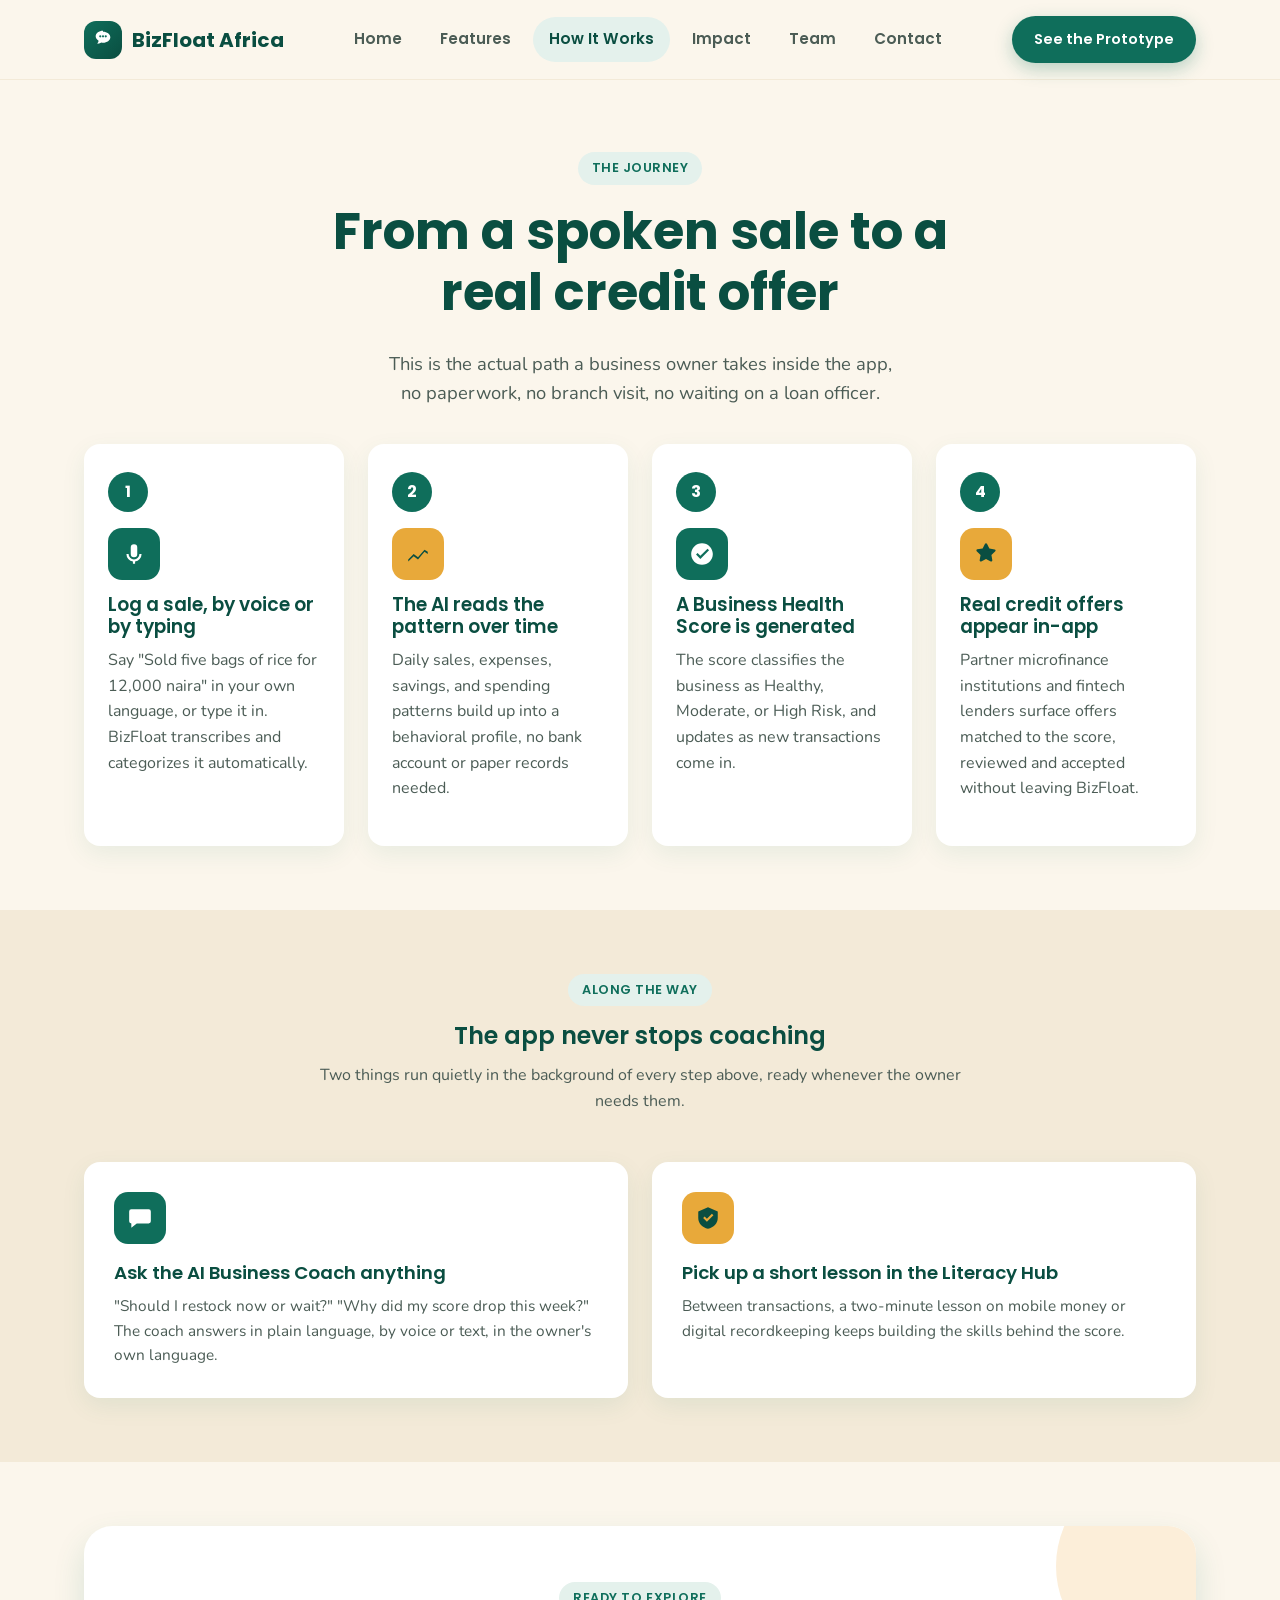
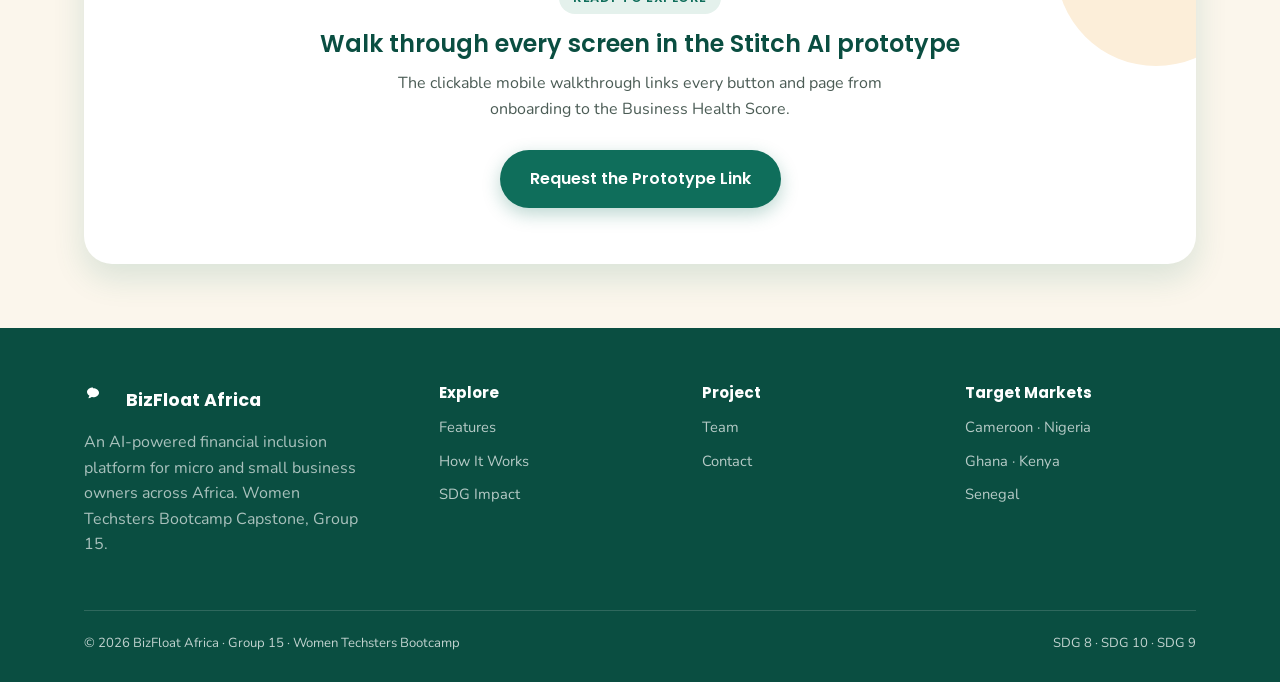
<file: how-it-works.html>
<!DOCTYPE html>
<html lang="en">
<head>
<meta charset="UTF-8">
<meta name="viewport" content="width=device-width, initial-scale=1.0">
<title>How It Works | BizFloat Africa</title>
<meta name="description" content="From a voice-logged sale to a Business Health Score to a real credit offer, see the step-by-step journey inside the BizFloat Africa app.">
<link rel="preconnect" href="https://fonts.googleapis.com">
<link href="https://fonts.googleapis.com/css2?family=Poppins:wght@500;600;700&family=Nunito:wght@400;600;700;800&display=swap" rel="stylesheet">
<link rel="stylesheet" href="assets/style.css">
</head>
<body>

<header class="site-header">
  <div class="nav-inner container">
    <a href="index.html" class="brand">
      <span class="logo-mark">
        <svg viewBox="0 0 24 24"><path fill="#fff" d="M12 2c-4.4 0-8 2.7-8 6 0 2 1.3 3.7 3.2 4.8-.1.9-.5 1.9-1.2 2.8-.2.3 0 .7.4.6 1.6-.3 2.9-.9 3.8-1.5.6.1 1.2.2 1.8.2 4.4 0 8-2.7 8-6s-3.6-6-8-6z"/><circle cx="9" cy="8" r="1.2" fill="#0F6E5B"/><circle cx="12" cy="8" r="1.2" fill="#0F6E5B"/><circle cx="15" cy="8" r="1.2" fill="#0F6E5B"/></svg>
      </span>
      BizFloat Africa
    </a>
    <nav class="main-nav">
      <a href="index.html">Home</a>
      <a href="features.html">Features</a>
      <a href="how-it-works.html">How It Works</a>
      <a href="impact.html">Impact</a>
      <a href="team.html">Team</a>
      <a href="contact.html">Contact</a>
    </nav>
    <div class="nav-cta">
      <a href="https://stitch.withgoogle.com/preview/16323989725500397068?node-id=3ebcc6b359f547b4bfe31b63ea873c77" target="_blank" rel="noopener" class="btn btn-primary">See the Prototype</a>
      <button class="nav-toggle" aria-label="Open menu">
        <svg viewBox="0 0 24 24" fill="currentColor"><rect x="3" y="6" width="18" height="2.6" rx="1.3"/><rect x="3" y="11" width="18" height="2.6" rx="1.3"/><rect x="3" y="16" width="18" height="2.6" rx="1.3"/></svg>
      </button>
    </div>
  </div>
</header>

<section class="hero" style="padding-bottom:20px;">
  <div class="container">
    <div class="section-head" style="margin-bottom:8px;">
      <span class="eyebrow">The Journey</span>
      <h1>From a spoken sale to a real credit offer</h1>
      <p class="hero-sub" style="margin:0 auto;">This is the actual path a business owner takes inside the app, no paperwork, no branch visit, no waiting on a loan officer.</p>
    </div>
  </div>
</section>

<section style="padding-top:8px;">
  <div class="container">
    <div class="steps">
      <div class="step-card">
        <div class="step-num">1</div>
        <div class="icon-badge teal" style="margin-bottom:14px;"><svg viewBox="0 0 24 24"><path d="M12 15a3 3 0 0 0 3-3V6a3 3 0 0 0-6 0v6a3 3 0 0 0 3 3zm5-3a5 5 0 0 1-10 0H5a7 7 0 0 0 6 6.9V21h2v-2.1a7 7 0 0 0 6-6.9h-2z"/></svg></div>
        <h3>Log a sale, by voice or by typing</h3>
        <p>Say "Sold five bags of rice for 12,000 naira" in your own language, or type it in. BizFloat transcribes and categorizes it automatically.</p>
      </div>
      <div class="step-card">
        <div class="step-num">2</div>
        <div class="icon-badge gold" style="margin-bottom:14px;"><svg viewBox="0 0 24 24"><path d="M3 17l5-5 4 3 6-7 3 2v2l-3-2-6 7-4-3-5 5v-2z"/></svg></div>
        <h3>The AI reads the pattern over time</h3>
        <p>Daily sales, expenses, savings, and spending patterns build up into a behavioral profile, no bank account or paper records needed.</p>
      </div>
      <div class="step-card">
        <div class="step-num">3</div>
        <div class="icon-badge teal" style="margin-bottom:14px;"><svg viewBox="0 0 24 24"><path d="M12 2C6.5 2 2 6.5 2 12s4.5 10 10 10 10-4.5 10-10S17.5 2 12 2zm-1.5 14.5-4-4 1.4-1.4 2.6 2.6 6.6-6.6 1.4 1.4-8 8z"/></svg></div>
        <h3>A Business Health Score is generated</h3>
        <p>The score classifies the business as Healthy, Moderate, or High Risk, and updates as new transactions come in.</p>
      </div>
      <div class="step-card">
        <div class="step-num">4</div>
        <div class="icon-badge gold" style="margin-bottom:14px;"><svg viewBox="0 0 24 24"><path d="M12 2a1 1 0 0 1 .9.56l2.2 4.46 4.92.72a1 1 0 0 1 .55 1.7l-3.56 3.47.84 4.9a1 1 0 0 1-1.45 1.06L12 16.55l-4.4 2.32A1 1 0 0 1 6.15 17.8l.84-4.9-3.56-3.47a1 1 0 0 1 .55-1.7l4.92-.72L11.1 2.56A1 1 0 0 1 12 2z"/></svg></div>
        <h3>Real credit offers appear in-app</h3>
        <p>Partner microfinance institutions and fintech lenders surface offers matched to the score, reviewed and accepted without leaving BizFloat.</p>
      </div>
    </div>
  </div>
</section>

<section class="section-alt">
  <div class="container">
    <div class="section-head">
      <span class="eyebrow">Along the Way</span>
      <h2>The app never stops coaching</h2>
      <p>Two things run quietly in the background of every step above, ready whenever the owner needs them.</p>
    </div>
    <div class="grid grid-2">
      <div class="card">
        <div class="icon-badge teal"><svg viewBox="0 0 24 24"><path d="M4 4h16a2 2 0 0 1 2 2v9a2 2 0 0 1-2 2H9l-5 4v-4H4a2 2 0 0 1-2-2V6a2 2 0 0 1 2-2z"/></svg></div>
        <h3>Ask the AI Business Coach anything</h3>
        <p>"Should I restock now or wait?" "Why did my score drop this week?" The coach answers in plain language, by voice or text, in the owner's own language.</p>
      </div>
      <div class="card">
        <div class="icon-badge gold"><svg viewBox="0 0 24 24"><path d="M12 2 3 6v6c0 5 3.8 8.7 9 10 5.2-1.3 9-5 9-10V6l-9-4zm-1 13.5-3.5-3.5 1.4-1.4L11 12.7l4.6-4.6L17 9.5 11 15.5z"/></svg></div>
        <h3>Pick up a short lesson in the Literacy Hub</h3>
        <p>Between transactions, a two-minute lesson on mobile money or digital recordkeeping keeps building the skills behind the score.</p>
      </div>
    </div>
  </div>
</section>

<section>
  <div class="container">
    <div class="cta-banner">
      <span class="eyebrow">Ready to Explore</span>
      <h2>Walk through every screen in the Stitch AI prototype</h2>
      <p style="max-width:520px; margin:0 auto 28px;">The clickable mobile walkthrough links every button and page from onboarding to the Business Health Score.</p>
      <a href="contact.html" class="btn btn-primary">Request the Prototype Link</a>
    </div>
  </div>
</section>

<footer class="site-footer">
  <div class="container">
    <div class="footer-grid">
      <div>
        <div class="footer-brand">
          <span class="logo-mark" style="width:32px;height:32px;">
            <svg viewBox="0 0 24 24" width="18" height="18"><path fill="#fff" d="M12 2c-4.4 0-8 2.7-8 6 0 2 1.3 3.7 3.2 4.8-.1.9-.5 1.9-1.2 2.8-.2.3 0 .7.4.6 1.6-.3 2.9-.9 3.8-1.5.6.1 1.2.2 1.8.2 4.4 0 8-2.7 8-6s-3.6-6-8-6z"/></svg>
          </span>
          <span>BizFloat Africa</span>
        </div>
        <p style="color:rgba(255,255,255,0.65); max-width:280px;">An AI-powered financial inclusion platform for micro and small business owners across Africa. Women Techsters Bootcamp Capstone, Group 15.</p>
      </div>
      <div>
        <h4>Explore</h4>
        <a href="features.html">Features</a>
        <a href="how-it-works.html">How It Works</a>
        <a href="impact.html">SDG Impact</a>
      </div>
      <div>
        <h4>Project</h4>
        <a href="team.html">Team</a>
        <a href="contact.html">Contact</a>
      </div>
      <div>
        <h4>Target Markets</h4>
        <a href="#">Cameroon · Nigeria</a>
        <a href="#">Ghana · Kenya</a>
        <a href="#">Senegal</a>
      </div>
    </div>
    <div class="footer-bottom">
      <span>© 2026 BizFloat Africa · Group 15 · Women Techsters Bootcamp</span>
      <span>SDG 8 · SDG 10 · SDG 9</span>
    </div>
  </div>
</footer>

<script src="assets/script.js"></script>
</body>
</html>
</file>
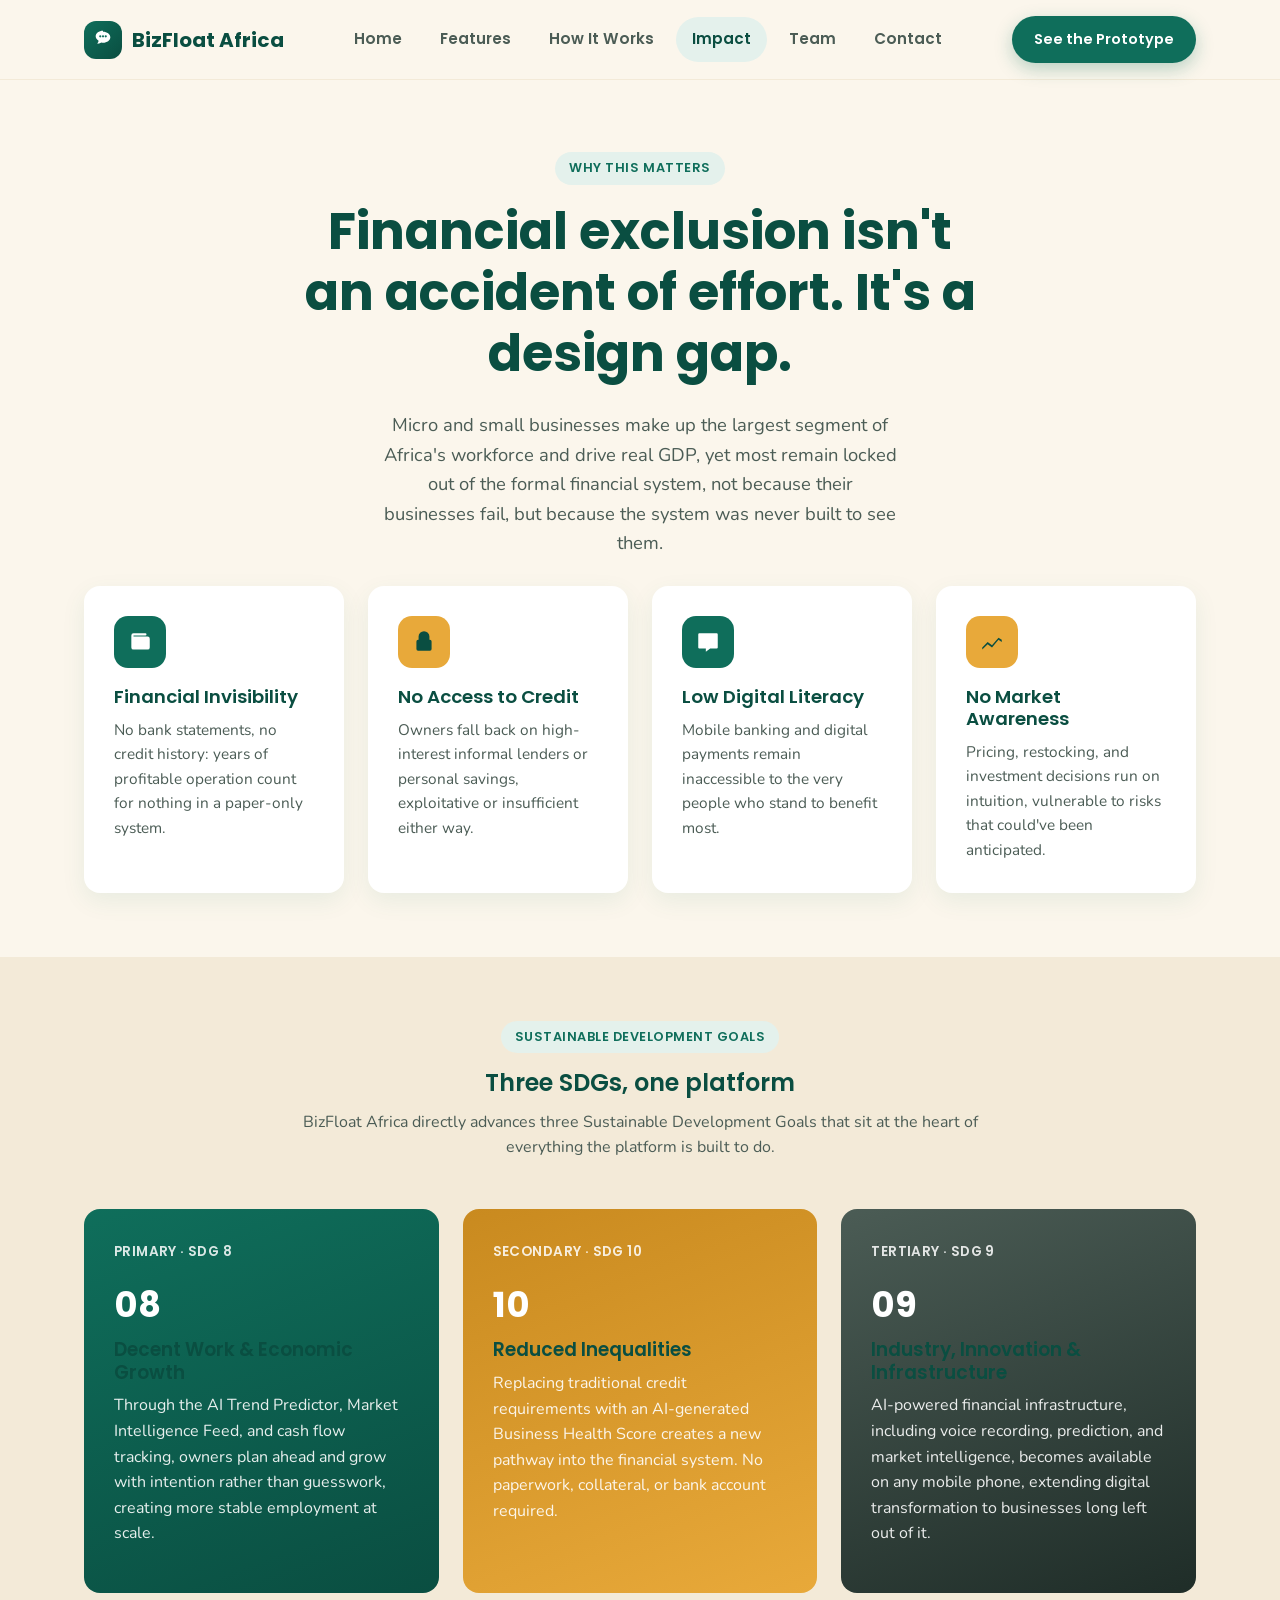
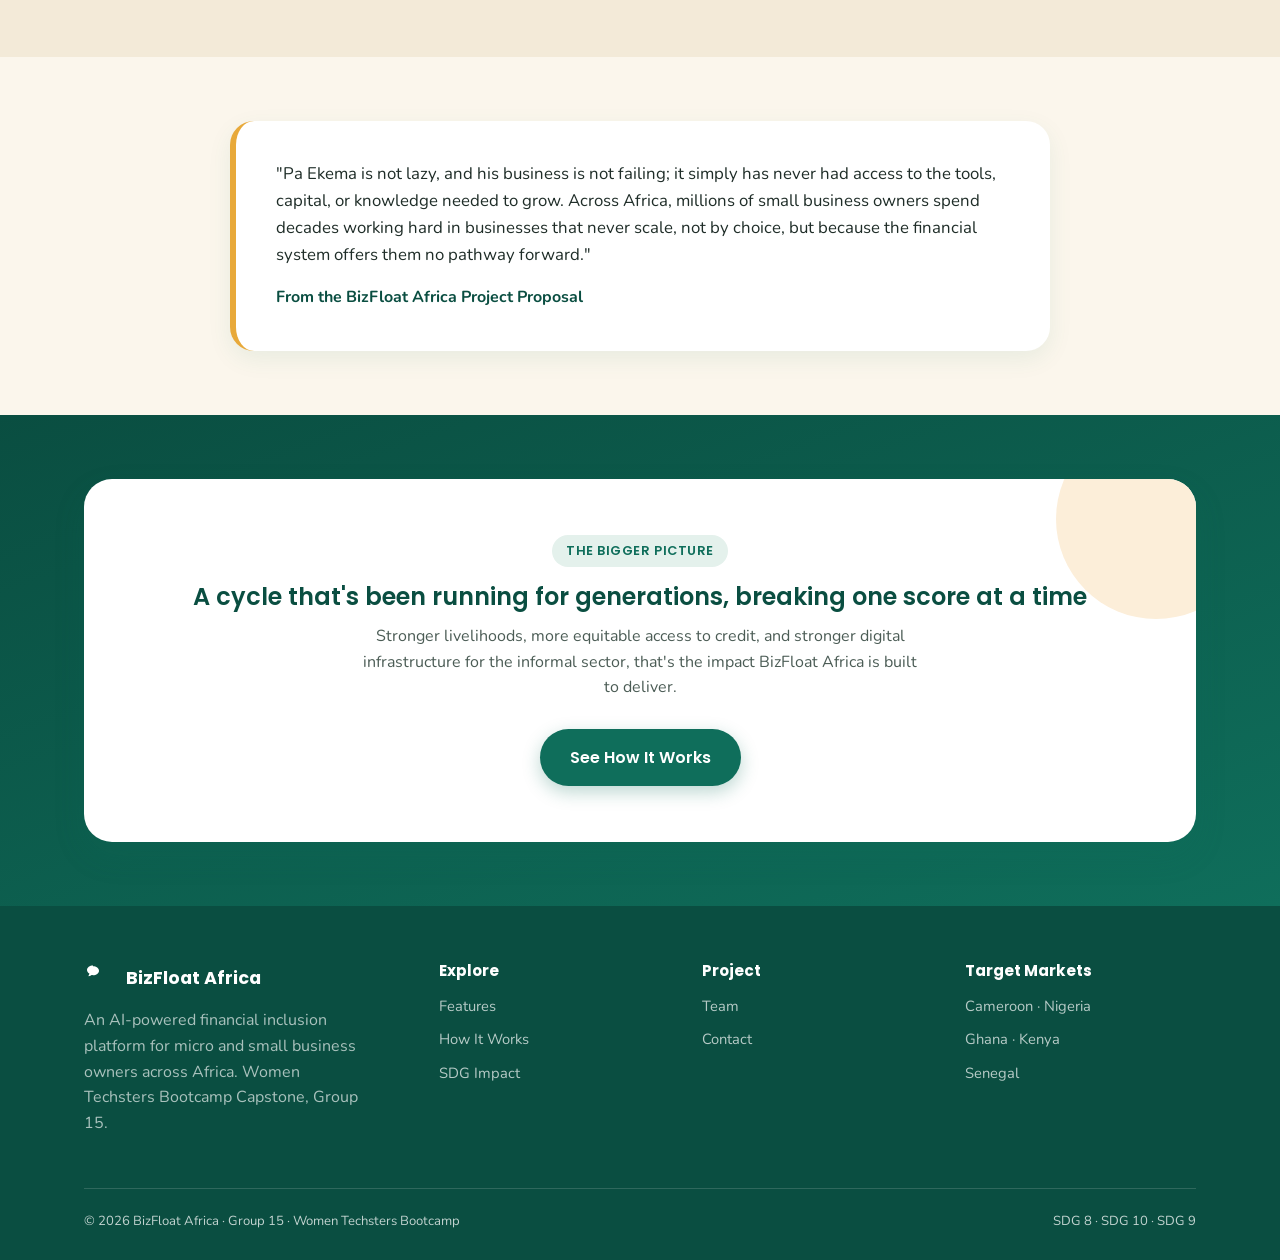
<file: impact.html>
<!DOCTYPE html>
<html lang="en">
<head>
<meta charset="UTF-8">
<meta name="viewport" content="width=device-width, initial-scale=1.0">
<title>Impact & SDG Alignment | BizFloat Africa</title>
<meta name="description" content="BizFloat Africa advances SDG 8 (Decent Work & Economic Growth), SDG 10 (Reduced Inequalities), and SDG 9 (Industry, Innovation & Infrastructure).">
<link rel="preconnect" href="https://fonts.googleapis.com">
<link href="https://fonts.googleapis.com/css2?family=Poppins:wght@500;600;700&family=Nunito:wght@400;600;700;800&display=swap" rel="stylesheet">
<link rel="stylesheet" href="assets/style.css">
</head>
<body>

<header class="site-header">
  <div class="nav-inner container">
    <a href="index.html" class="brand">
      <span class="logo-mark">
        <svg viewBox="0 0 24 24"><path fill="#fff" d="M12 2c-4.4 0-8 2.7-8 6 0 2 1.3 3.7 3.2 4.8-.1.9-.5 1.9-1.2 2.8-.2.3 0 .7.4.6 1.6-.3 2.9-.9 3.8-1.5.6.1 1.2.2 1.8.2 4.4 0 8-2.7 8-6s-3.6-6-8-6z"/><circle cx="9" cy="8" r="1.2" fill="#0F6E5B"/><circle cx="12" cy="8" r="1.2" fill="#0F6E5B"/><circle cx="15" cy="8" r="1.2" fill="#0F6E5B"/></svg>
      </span>
      BizFloat Africa
    </a>
    <nav class="main-nav">
      <a href="index.html">Home</a>
      <a href="features.html">Features</a>
      <a href="how-it-works.html">How It Works</a>
      <a href="impact.html">Impact</a>
      <a href="team.html">Team</a>
      <a href="contact.html">Contact</a>
    </nav>
    <div class="nav-cta">
      <a href="https://stitch.withgoogle.com/preview/16323989725500397068?node-id=3ebcc6b359f547b4bfe31b63ea873c77" target="_blank" rel="noopener" class="btn btn-primary">See the Prototype</a>
      <button class="nav-toggle" aria-label="Open menu">
        <svg viewBox="0 0 24 24" fill="currentColor"><rect x="3" y="6" width="18" height="2.6" rx="1.3"/><rect x="3" y="11" width="18" height="2.6" rx="1.3"/><rect x="3" y="16" width="18" height="2.6" rx="1.3"/></svg>
      </button>
    </div>
  </div>
</header>

<section class="hero" style="padding-bottom:20px;">
  <div class="container">
    <div class="section-head" style="margin-bottom:8px;">
      <span class="eyebrow">Why This Matters</span>
      <h1>Financial exclusion isn't an accident of effort. It's a design gap.</h1>
      <p class="hero-sub" style="margin:0 auto;">Micro and small businesses make up the largest segment of Africa's workforce and drive real GDP, yet most remain locked out of the formal financial system, not because their businesses fail, but because the system was never built to see them.</p>
    </div>
  </div>
</section>

<section style="padding-top:0;">
  <div class="container">
    <div class="grid grid-4">
      <div class="card">
        <div class="icon-badge teal"><svg viewBox="0 0 24 24"><path d="M4 6a2 2 0 0 1 2-2h11a1 1 0 0 1 0 2H6v1h13a2 2 0 0 1 2 2v8a2 2 0 0 1-2 2H6a2 2 0 0 1-2-2V6z"/></svg></div>
        <h3>Financial Invisibility</h3>
        <p>No bank statements, no credit history: years of profitable operation count for nothing in a paper-only system.</p>
      </div>
      <div class="card">
        <div class="icon-badge gold"><svg viewBox="0 0 24 24"><path d="M12 2a5 5 0 0 1 5 5v3h.5A1.5 1.5 0 0 1 19 11.5v7A1.5 1.5 0 0 1 17.5 20h-11A1.5 1.5 0 0 1 5 18.5v-7A1.5 1.5 0 0 1 6.5 10H7V7a5 5 0 0 1 5-5z"/></svg></div>
        <h3>No Access to Credit</h3>
        <p>Owners fall back on high-interest informal lenders or personal savings, exploitative or insufficient either way.</p>
      </div>
      <div class="card">
        <div class="icon-badge teal"><svg viewBox="0 0 24 24"><path d="M4 4h16a1 1 0 0 1 1 1v12a1 1 0 0 1-1 1h-6l-4 3v-3H4a1 1 0 0 1-1-1V5a1 1 0 0 1 1-1z"/></svg></div>
        <h3>Low Digital Literacy</h3>
        <p>Mobile banking and digital payments remain inaccessible to the very people who stand to benefit most.</p>
      </div>
      <div class="card">
        <div class="icon-badge gold"><svg viewBox="0 0 24 24"><path d="M3 17l5-5 4 3 6-7 3 2v2l-3-2-6 7-4-3-5 5v-2z"/></svg></div>
        <h3>No Market Awareness</h3>
        <p>Pricing, restocking, and investment decisions run on intuition, vulnerable to risks that could've been anticipated.</p>
      </div>
    </div>
  </div>
</section>

<section class="section-alt">
  <div class="container">
    <div class="section-head">
      <span class="eyebrow">Sustainable Development Goals</span>
      <h2>Three SDGs, one platform</h2>
      <p>BizFloat Africa directly advances three Sustainable Development Goals that sit at the heart of everything the platform is built to do.</p>
    </div>
    <div class="grid grid-3">
      <div class="sdg-card sdg-8">
        <span class="sdg-role">Primary · SDG 8</span>
        <div class="sdg-num">08</div>
        <h3>Decent Work & Economic Growth</h3>
        <p>Through the AI Trend Predictor, Market Intelligence Feed, and cash flow tracking, owners plan ahead and grow with intention rather than guesswork, creating more stable employment at scale.</p>
      </div>
      <div class="sdg-card sdg-10">
        <span class="sdg-role">Secondary · SDG 10</span>
        <div class="sdg-num">10</div>
        <h3>Reduced Inequalities</h3>
        <p>Replacing traditional credit requirements with an AI-generated Business Health Score creates a new pathway into the financial system. No paperwork, collateral, or bank account required.</p>
      </div>
      <div class="sdg-card sdg-9">
        <span class="sdg-role">Tertiary · SDG 9</span>
        <div class="sdg-num">09</div>
        <h3>Industry, Innovation & Infrastructure</h3>
        <p>AI-powered financial infrastructure, including voice recording, prediction, and market intelligence, becomes available on any mobile phone, extending digital transformation to businesses long left out of it.</p>
      </div>
    </div>
  </div>
</section>

<section>
  <div class="container">
    <div class="story-block" style="max-width:820px; margin:0 auto;">
      <p>"Pa Ekema is not lazy, and his business is not failing; it simply has never had access to the tools, capital, or knowledge needed to grow. Across Africa, millions of small business owners spend decades working hard in businesses that never scale, not by choice, but because the financial system offers them no pathway forward."</p>
      <p style="margin:0; font-weight:700; color:var(--teal-dark);">From the BizFloat Africa Project Proposal</p>
    </div>
  </div>
</section>

<section class="section-teal">
  <div class="container">
    <div class="cta-banner" style="background:#fff;">
      <span class="eyebrow">The Bigger Picture</span>
      <h2 style="color:var(--teal-dark);">A cycle that's been running for generations, breaking one score at a time</h2>
      <p style="color:var(--ink-soft); max-width:560px; margin:0 auto 28px;">Stronger livelihoods, more equitable access to credit, and stronger digital infrastructure for the informal sector, that's the impact BizFloat Africa is built to deliver.</p>
      <a href="how-it-works.html" class="btn btn-primary">See How It Works</a>
    </div>
  </div>
</section>

<footer class="site-footer">
  <div class="container">
    <div class="footer-grid">
      <div>
        <div class="footer-brand">
          <span class="logo-mark" style="width:32px;height:32px;">
            <svg viewBox="0 0 24 24" width="18" height="18"><path fill="#fff" d="M12 2c-4.4 0-8 2.7-8 6 0 2 1.3 3.7 3.2 4.8-.1.9-.5 1.9-1.2 2.8-.2.3 0 .7.4.6 1.6-.3 2.9-.9 3.8-1.5.6.1 1.2.2 1.8.2 4.4 0 8-2.7 8-6s-3.6-6-8-6z"/></svg>
          </span>
          <span>BizFloat Africa</span>
        </div>
        <p style="color:rgba(255,255,255,0.65); max-width:280px;">An AI-powered financial inclusion platform for micro and small business owners across Africa. Women Techsters Bootcamp Capstone, Group 15.</p>
      </div>
      <div>
        <h4>Explore</h4>
        <a href="features.html">Features</a>
        <a href="how-it-works.html">How It Works</a>
        <a href="impact.html">SDG Impact</a>
      </div>
      <div>
        <h4>Project</h4>
        <a href="team.html">Team</a>
        <a href="contact.html">Contact</a>
      </div>
      <div>
        <h4>Target Markets</h4>
        <a href="#">Cameroon · Nigeria</a>
        <a href="#">Ghana · Kenya</a>
        <a href="#">Senegal</a>
      </div>
    </div>
    <div class="footer-bottom">
      <span>© 2026 BizFloat Africa · Group 15 · Women Techsters Bootcamp</span>
      <span>SDG 8 · SDG 10 · SDG 9</span>
    </div>
  </div>
</footer>

<script src="assets/script.js"></script>
</body>
</html>
</file>
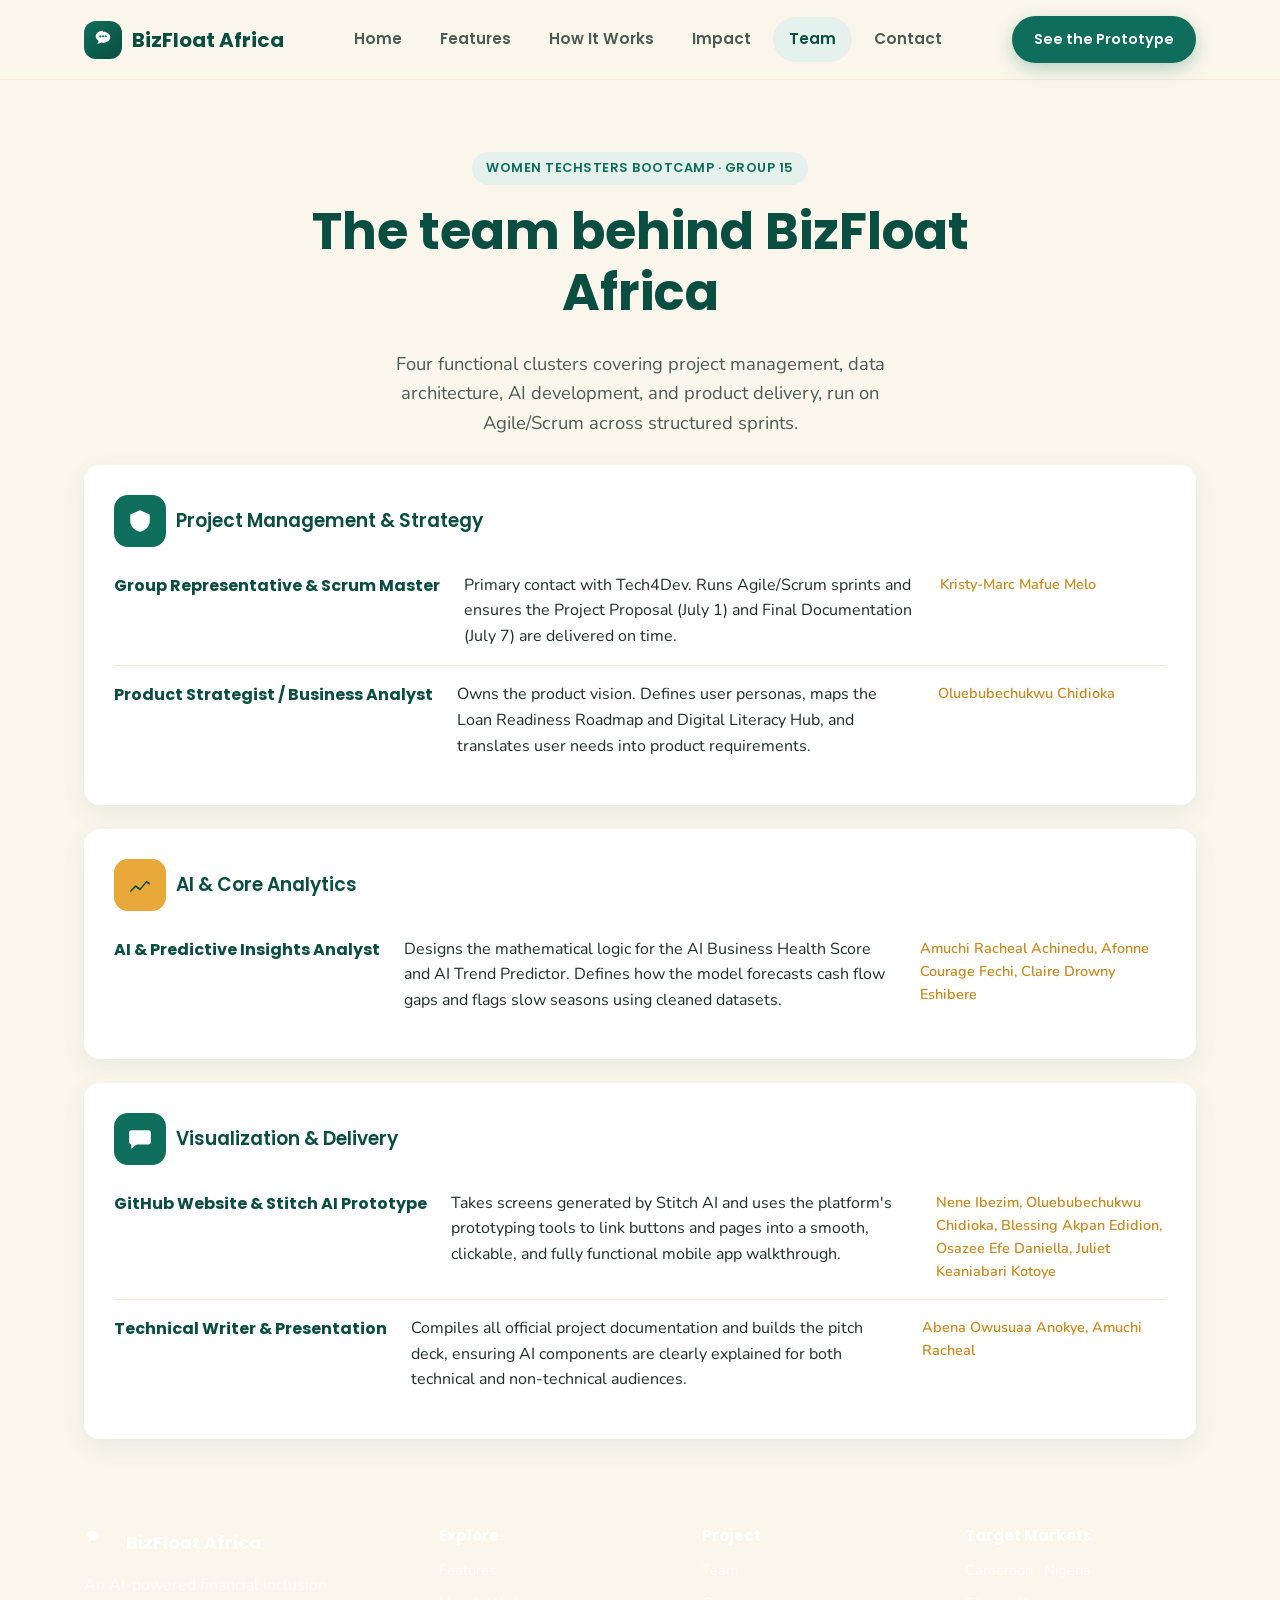
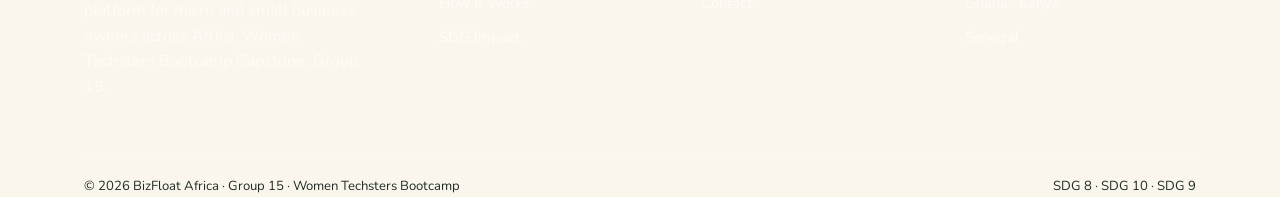
<file: team.html>
<!DOCTYPE html>
<html lang="en">
<head>
<meta charset="UTF-8">
<meta name="viewport" content="width=device-width, initial-scale=1.0">
<title>Team | BizFloat Africa</title>
<meta name="description" content="Meet Group 15, the Women Techsters Bootcamp team behind BizFloat Africa, organized across project management, AI & analytics, and visualization & delivery.">
<link rel="preconnect" href="https://fonts.googleapis.com">
<link href="https://fonts.googleapis.com/css2?family=Poppins:wght@500;600;700&family=Nunito:wght@400;600;700;800&display=swap" rel="stylesheet">
<link rel="stylesheet" href="assets/style.css">
</head>
<body>

<header class="site-header">
  <div class="nav-inner container">
    <a href="index.html" class="brand">
      <span class="logo-mark">
        <svg viewBox="0 0 24 24"><path fill="#fff" d="M12 2c-4.4 0-8 2.7-8 6 0 2 1.3 3.7 3.2 4.8-.1.9-.5 1.9-1.2 2.8-.2.3 0 .7.4.6 1.6-.3 2.9-.9 3.8-1.5.6.1 1.2.2 1.8.2 4.4 0 8-2.7 8-6s-3.6-6-8-6z"/><circle cx="9" cy="8" r="1.2" fill="#0F6E5B"/><circle cx="12" cy="8" r="1.2" fill="#0F6E5B"/><circle cx="15" cy="8" r="1.2" fill="#0F6E5B"/></svg>
      </span>
      BizFloat Africa
    </a>
    <nav class="main-nav">
      <a href="index.html">Home</a>
      <a href="features.html">Features</a>
      <a href="how-it-works.html">How It Works</a>
      <a href="impact.html">Impact</a>
      <a href="team.html">Team</a>
      <a href="contact.html">Contact</a>
    </nav>
    <div class="nav-cta">
      <a href="https://stitch.withgoogle.com/preview/16323989725500397068?node-id=3ebcc6b359f547b4bfe31b63ea873c77" target="_blank" rel="noopener" class="btn btn-primary">See the Prototype</a>
      <button class="nav-toggle" aria-label="Open menu">
        <svg viewBox="0 0 24 24" fill="currentColor"><rect x="3" y="6" width="18" height="2.6" rx="1.3"/><rect x="3" y="11" width="18" height="2.6" rx="1.3"/><rect x="3" y="16" width="18" height="2.6" rx="1.3"/></svg>
      </button>
    </div>
  </div>
</header>

<section class="hero" style="padding-bottom:20px;">
  <div class="container">
    <div class="section-head" style="margin-bottom:8px;">
      <span class="eyebrow">Women Techsters Bootcamp · Group 15</span>
      <h1>The team behind BizFloat Africa</h1>
      <p class="hero-sub" style="margin:0 auto;">Four functional clusters covering project management, data architecture, AI development, and product delivery, run on Agile/Scrum across structured sprints.</p>
    </div>
  </div>
</section>

<section style="padding-top:0;">
  <div class="container">

    <div class="team-cluster">
      <h3><span class="icon-badge teal" style="margin:0;"><svg width="26" height="26" viewBox="0 0 24 24"><path d="M12 2 3 6v6c0 5 3.8 8.7 9 10 5.2-1.3 9-5 9-10V6l-9-4z"/></svg></span>Project Management & Strategy</h3>
      <div class="role-row">
        <div class="role-title">Group Representative & Scrum Master</div>
        <div class="role-desc">Primary contact with Tech4Dev. Runs Agile/Scrum sprints and ensures the Project Proposal (July 1) and Final Documentation (July 7) are delivered on time.</div>
        <div class="role-members">Kristy-Marc Mafue Melo</div>
      </div>
      <div class="role-row">
        <div class="role-title">Product Strategist / Business Analyst</div>
        <div class="role-desc">Owns the product vision. Defines user personas, maps the Loan Readiness Roadmap and Digital Literacy Hub, and translates user needs into product requirements.</div>
        <div class="role-members">Oluebubechukwu Chidioka</div>
      </div>
    </div>

    <div class="team-cluster">
      <h3><span class="icon-badge gold" style="margin:0;"><svg width="26" height="26" viewBox="0 0 24 24" fill="#0F6E5B"><path d="M3 17l5-5 4 3 6-7 3 2v2l-3-2-6 7-4-3-5 5v-2z"/></svg></span>AI & Core Analytics</h3>
      <div class="role-row">
        <div class="role-title">AI & Predictive Insights Analyst</div>
        <div class="role-desc">Designs the mathematical logic for the AI Business Health Score and AI Trend Predictor. Defines how the model forecasts cash flow gaps and flags slow seasons using cleaned datasets.</div>
        <div class="role-members">Amuchi Racheal Achinedu, Afonne Courage Fechi, Claire Drowny Eshibere</div>
      </div>
    </div>

    <div class="team-cluster">
      <h3><span class="icon-badge teal" style="margin:0;"><svg width="26" height="26" viewBox="0 0 24 24"><path d="M4 4h16a2 2 0 0 1 2 2v9a2 2 0 0 1-2 2H9l-5 4v-4H4a2 2 0 0 1-2-2V6a2 2 0 0 1 2-2z"/></svg></span>Visualization & Delivery</h3>
      <div class="role-row">
        <div class="role-title">GitHub Website & Stitch AI Prototype</div>
        <div class="role-desc">Takes screens generated by Stitch AI and uses the platform's prototyping tools to link buttons and pages into a smooth, clickable, and fully functional mobile app walkthrough.</div>
        <div class="role-members">Nene Ibezim, Oluebubechukwu Chidioka, Blessing Akpan Edidion, Osazee Efe Daniella, Juliet Keaniabari Kotoye</div>
      </div>
      <div class="role-row">
        <div class="role-title">Technical Writer & Presentation</div>
        <div class="role-desc">Compiles all official project documentation and builds the pitch deck, ensuring AI components are clearly explained for both technical and non-technical audiences.</div>
        <div class="role-members">Abena Owusuaa Anokye, Amuchi Racheal</div>
      </div>
    </div>

  </div>
</section>

  <div class="container">
    <div class="footer-grid">
      <div>
        <div class="footer-brand">
          <span class="logo-mark" style="width:32px;height:32px;">
            <svg viewBox="0 0 24 24" width="18" height="18"><path fill="#fff" d="M12 2c-4.4 0-8 2.7-8 6 0 2 1.3 3.7 3.2 4.8-.1.9-.5 1.9-1.2 2.8-.2.3 0 .7.4.6 1.6-.3 2.9-.9 3.8-1.5.6.1 1.2.2 1.8.2 4.4 0 8-2.7 8-6s-3.6-6-8-6z"/></svg>
          </span>
          <span>BizFloat Africa</span>
        </div>
        <p style="color:rgba(255,255,255,0.65); max-width:280px;">An AI-powered financial inclusion platform for micro and small business owners across Africa. Women Techsters Bootcamp Capstone, Group 15.</p>
      </div>
      <div>
        <h4>Explore</h4>
        <a href="features.html">Features</a>
        <a href="how-it-works.html">How It Works</a>
        <a href="impact.html">SDG Impact</a>
      </div>
      <div>
        <h4>Project</h4>
        <a href="team.html">Team</a>
        <a href="contact.html">Contact</a>
      </div>
      <div>
        <h4>Target Markets</h4>
        <a href="#">Cameroon · Nigeria</a>
        <a href="#">Ghana · Kenya</a>
        <a href="#">Senegal</a>
      </div>
    </div>
    <div class="footer-bottom">
      <span>© 2026 BizFloat Africa · Group 15 · Women Techsters Bootcamp</span>
      <span>SDG 8 · SDG 10 · SDG 9</span>
    </div>
  </div>
</footer>

<script src="assets/script.js"></script>
</body>
</html>
</file>
<file: assets/style.css>
/* ============================================================
   BizFloat Africa - Design System
   Deep teal + warm gold, sand background, rounded humanist type
   ============================================================ */

:root {
  /* Core palette */
  --teal: #0F6E5B;
  --teal-dark: #0A4E41;
  --teal-tint: #E4F1EC;
  --gold: #E8A93A;
  --gold-dark: #C98A1F;
  --gold-tint: #FCEED9;
  --sand: #FBF6EC;
  --sand-deep: #F3EAD8;
  --ink: #1F2D28;
  --ink-soft: #4B5C55;
  --card-white: #FFFFFF;

  /* Status colors */
  --status-healthy: #2E9E5B;
  --status-healthy-tint: #E3F5EA;
  --status-moderate: #E8A93A;
  --status-moderate-tint: #FCF1DC;
  --status-risk: #E2572B;
  --status-risk-tint: #FCE7E0;

  /* Shape + shadow */
  --radius-card: 16px;
  --radius-sm: 12px;
  --radius-pill: 999px;
  --shadow-card: 0 8px 24px rgba(15, 110, 91, 0.08);
  --shadow-card-hover: 0 14px 32px rgba(15, 110, 91, 0.14);

  /* Type */
  --font-display: 'Poppins', sans-serif;
  --font-body: 'Nunito', sans-serif;
}

* { box-sizing: border-box; }

html { scroll-behavior: smooth; }

body {
  margin: 0;
  font-family: var(--font-body);
  background: var(--sand);
  color: var(--ink);
  line-height: 1.6;
  -webkit-font-smoothing: antialiased;
}

h1, h2, h3, h4 {
  font-family: var(--font-display);
  color: var(--teal-dark);
  line-height: 1.2;
  margin: 0 0 0.5em;
}

h1 { font-weight: 700; }
h2 { font-weight: 600; }
h3 { font-weight: 600; }

p { margin: 0 0 1em; color: var(--ink-soft); }

a { color: inherit; text-decoration: none; }

img { max-width: 100%; display: block; }

.container {
  width: 100%;
  max-width: 1160px;
  margin: 0 auto;
  padding: 0 24px;
}

.eyebrow {
  display: inline-flex;
  align-items: center;
  gap: 8px;
  font-family: var(--font-display);
  font-size: 0.8rem;
  font-weight: 600;
  letter-spacing: 0.04em;
  text-transform: uppercase;
  color: var(--teal);
  background: var(--teal-tint);
  padding: 6px 14px;
  border-radius: var(--radius-pill);
  margin-bottom: 16px;
}

/* ---------------- Buttons ---------------- */

.btn {
  display: inline-flex;
  align-items: center;
  justify-content: center;
  gap: 10px;
  font-family: var(--font-display);
  font-weight: 600;
  font-size: 1rem;
  padding: 16px 30px;
  border-radius: var(--radius-pill);
  border: none;
  cursor: pointer;
  transition: transform 0.15s ease, box-shadow 0.15s ease, background 0.15s ease;
}

.btn-primary {
  background: var(--teal);
  color: #fff;
  box-shadow: 0 6px 18px rgba(15, 110, 91, 0.28);
}
.btn-primary:hover { background: var(--teal-dark); transform: translateY(-2px); }

.btn-gold {
  background: var(--gold);
  color: var(--teal-dark);
  box-shadow: 0 6px 18px rgba(232, 169, 58, 0.35);
}
.btn-gold:hover { background: var(--gold-dark); color: #fff; transform: translateY(-2px); }

.btn-ghost {
  background: #fff;
  color: var(--teal-dark);
  border: 2px solid var(--teal-tint);
}
.btn-ghost:hover { border-color: var(--teal); transform: translateY(-2px); }

/* ---------------- Nav ---------------- */

header.site-header {
  position: sticky;
  top: 0;
  z-index: 100;
  background: rgba(251, 246, 236, 0.92);
  backdrop-filter: blur(10px);
  border-bottom: 1px solid var(--sand-deep);
}

.nav-inner {
  display: flex;
  align-items: center;
  justify-content: space-between;
  padding: 16px 24px;
}

.brand {
  display: flex;
  align-items: center;
  gap: 10px;
  font-family: var(--font-display);
  font-weight: 700;
  font-size: 1.25rem;
  color: var(--teal-dark);
}

.brand .logo-mark {
  width: 38px;
  height: 38px;
  border-radius: 12px;
  background: linear-gradient(135deg, var(--teal), var(--teal-dark));
  display: flex;
  align-items: center;
  justify-content: center;
}

.brand .logo-mark svg { width: 22px; height: 22px; }

nav.main-nav {
  display: flex;
  align-items: center;
  gap: 6px;
}

nav.main-nav a {
  font-family: var(--font-display);
  font-weight: 600;
  font-size: 0.95rem;
  color: var(--ink-soft);
  padding: 10px 16px;
  border-radius: var(--radius-pill);
  transition: background 0.15s ease, color 0.15s ease;
}

nav.main-nav a:hover,
nav.main-nav a.active {
  background: var(--teal-tint);
  color: var(--teal-dark);
}

.nav-cta { display: flex; align-items: center; gap: 12px; }
.nav-cta .btn { padding: 12px 22px; font-size: 0.9rem; }

.nav-toggle {
  display: none;
  background: none;
  border: none;
  cursor: pointer;
  padding: 8px;
}
.nav-toggle svg { width: 26px; height: 26px; color: var(--teal-dark); }

/* ---------------- Hero ---------------- */

.hero {
  padding: 72px 0 60px;
  position: relative;
  overflow: hidden;
}

.hero-grid {
  display: grid;
  grid-template-columns: 1.05fr 0.95fr;
  gap: 48px;
  align-items: center;
}

.hero h1 { font-size: clamp(2.2rem, 4vw, 3.4rem); }

.hero-sub {
  font-size: 1.15rem;
  max-width: 520px;
}

.hero-actions {
  display: flex;
  gap: 16px;
  margin-top: 28px;
  flex-wrap: wrap;
}

.hero-markets {
  display: flex;
  gap: 10px;
  flex-wrap: wrap;
  margin-top: 32px;
}

.market-chip {
  background: #fff;
  border-radius: var(--radius-pill);
  padding: 8px 16px;
  font-family: var(--font-display);
  font-weight: 600;
  font-size: 0.85rem;
  color: var(--teal-dark);
  box-shadow: var(--shadow-card);
}

/* ---------------- Health Score Card (signature element) ---------------- */

.health-card {
  background: var(--card-white);
  border-radius: 24px;
  padding: 28px;
  box-shadow: var(--shadow-card-hover);
  max-width: 380px;
  margin-left: auto;
  position: relative;
}

.health-card .health-head {
  display: flex;
  justify-content: space-between;
  align-items: flex-start;
  margin-bottom: 18px;
}

.health-card .health-head .label {
  font-family: var(--font-display);
  font-weight: 600;
  font-size: 0.9rem;
  color: var(--ink-soft);
}

.health-card .health-head .name {
  font-family: var(--font-display);
  font-weight: 700;
  font-size: 1.05rem;
  color: var(--teal-dark);
}

.dial-wrap {
  display: flex;
  justify-content: center;
  margin: 8px 0 20px;
}

.dial-score {
  font-family: var(--font-display);
  font-weight: 700;
  font-size: 2.6rem;
  fill: var(--teal-dark);
}

.status-pill {
  display: inline-flex;
  align-items: center;
  gap: 6px;
  font-family: var(--font-display);
  font-weight: 700;
  font-size: 0.85rem;
  padding: 7px 16px;
  border-radius: var(--radius-pill);
}

.status-pill.healthy { background: var(--status-healthy-tint); color: var(--status-healthy); }
.status-pill.moderate { background: var(--status-moderate-tint); color: var(--gold-dark); }
.status-pill.risk { background: var(--status-risk-tint); color: var(--status-risk); }

.health-card .status-row {
  display: flex;
  justify-content: center;
  margin-bottom: 20px;
}

.health-stat-row {
  display: flex;
  gap: 12px;
}

.health-stat {
  flex: 1;
  background: var(--sand);
  border-radius: var(--radius-sm);
  padding: 14px;
  text-align: center;
}

.health-stat .num {
  font-family: var(--font-display);
  font-weight: 700;
  font-size: 1.15rem;
  color: var(--teal-dark);
}

.health-stat .cap {
  font-size: 0.75rem;
  color: var(--ink-soft);
}

/* ---------------- Sections ---------------- */

section { padding: 64px 0; }
.section-head {
  text-align: center;
  max-width: 680px;
  margin: 0 auto 48px;
}

.section-alt { background: var(--sand-deep); }
.section-teal {
  background: linear-gradient(160deg, var(--teal-dark), var(--teal));
  color: #fff;
}
.section-teal h2, .section-teal h3 { color: #fff; }
.section-teal p { color: rgba(255,255,255,0.82); }

/* ---------------- Cards / Grid ---------------- */

.grid {
  display: grid;
  gap: 24px;
}
.grid-2 { grid-template-columns: repeat(2, 1fr); }
.grid-3 { grid-template-columns: repeat(3, 1fr); }
.grid-4 { grid-template-columns: repeat(4, 1fr); }

.card {
  background: var(--card-white);
  border-radius: var(--radius-card);
  padding: 30px;
  box-shadow: var(--shadow-card);
  transition: transform 0.18s ease, box-shadow 0.18s ease;
}
.card:hover { transform: translateY(-4px); box-shadow: var(--shadow-card-hover); }

.icon-badge {
  width: 52px;
  height: 52px;
  border-radius: 14px;
  display: flex;
  align-items: center;
  justify-content: center;
  margin-bottom: 18px;
}
.icon-badge svg { width: 26px; height: 26px; }
.icon-badge.teal { background: var(--teal); }
.icon-badge.gold { background: var(--gold); }
.icon-badge.teal svg { fill: #fff; }
.icon-badge.gold svg { fill: var(--teal-dark); }

.card h3 { margin-bottom: 10px; font-size: 1.15rem; }
.card p { margin-bottom: 0; font-size: 0.96rem; }

.pill-tag {
  display: inline-block;
  font-family: var(--font-display);
  font-weight: 600;
  font-size: 0.75rem;
  padding: 5px 12px;
  border-radius: var(--radius-pill);
  background: var(--gold-tint);
  color: var(--gold-dark);
  margin-bottom: 12px;
}

/* Steps (real sequence -> numbered) */
.steps {
  display: grid;
  grid-template-columns: repeat(4, 1fr);
  gap: 24px;
}
.step-card {
  background: #fff;
  border-radius: var(--radius-card);
  padding: 28px 24px;
  box-shadow: var(--shadow-card);
  position: relative;
}
.step-num {
  width: 40px;
  height: 40px;
  border-radius: var(--radius-pill);
  background: var(--teal);
  color: #fff;
  font-family: var(--font-display);
  font-weight: 700;
  display: flex;
  align-items: center;
  justify-content: center;
  margin-bottom: 16px;
}

/* Quote / story block */
.story-block {
  background: var(--card-white);
  border-radius: 24px;
  padding: 40px;
  box-shadow: var(--shadow-card);
  border-left: 6px solid var(--gold);
}
.story-block p:first-of-type { font-size: 1.05rem; color: var(--ink); }

/* SDG cards */
.sdg-card {
  border-radius: var(--radius-card);
  padding: 30px;
  color: #fff;
}
.sdg-card .sdg-num {
  font-family: var(--font-display);
  font-weight: 700;
  font-size: 2.2rem;
  margin-bottom: 6px;
}
.sdg-card .sdg-role {
  font-family: var(--font-display);
  font-weight: 600;
  font-size: 0.85rem;
  letter-spacing: 0.03em;
  text-transform: uppercase;
  opacity: 0.85;
  margin-bottom: 14px;
  display: inline-block;
}
.sdg-8 { background: linear-gradient(160deg, #0F6E5B, #0A4E41); }
.sdg-10 { background: linear-gradient(160deg, #C98A1F, #E8A93A); }
.sdg-9 { background: linear-gradient(160deg, #4B5C55, #1F2D28); }
.sdg-card p { color: rgba(255,255,255,0.9); }

/* Team clusters */
.team-cluster {
  background: #fff;
  border-radius: var(--radius-card);
  box-shadow: var(--shadow-card);
  padding: 30px;
  margin-bottom: 24px;
}
.team-cluster h3 { display: flex; align-items: center; gap: 10px; }
.role-row {
  display: flex;
  justify-content: space-between;
  gap: 24px;
  padding: 16px 0;
  border-top: 1px solid var(--sand-deep);
  flex-wrap: wrap;
}
.role-row:first-of-type { border-top: none; }
.role-title { font-family: var(--font-display); font-weight: 700; color: var(--teal-dark); min-width: 220px; }
.role-desc { flex: 2; min-width: 260px; }
.role-members { flex: 1; min-width: 200px; font-size: 0.9rem; color: var(--gold-dark); font-weight: 600; }

/* CTA banner */
.cta-banner {
  background: var(--card-white);
  border-radius: 28px;
  padding: 56px;
  text-align: center;
  box-shadow: var(--shadow-card-hover);
  position: relative;
  overflow: hidden;
}
.cta-banner::before {
  content: "";
  position: absolute;
  top: -60px; right: -60px;
  width: 200px; height: 200px;
  border-radius: 50%;
  background: var(--gold-tint);
  z-index: 0;
}
.cta-banner > * { position: relative; z-index: 1; }

/* ---------------- Footer ---------------- */

footer.site-footer {
  background: var(--teal-dark);
  color: rgba(255,255,255,0.75);
  padding: 56px 0 28px;
}
.footer-grid {
  display: grid;
  grid-template-columns: 1.4fr 1fr 1fr 1fr;
  gap: 32px;
  margin-bottom: 36px;
}
.footer-grid h4 { color: #fff; font-size: 0.95rem; margin-bottom: 14px; }
.footer-grid a { display: block; color: rgba(255,255,255,0.7); font-size: 0.92rem; margin-bottom: 10px; }
.footer-grid a:hover { color: var(--gold); }
.footer-brand { display: flex; align-items: center; gap: 10px; margin-bottom: 14px; }
.footer-brand span { font-family: var(--font-display); font-weight: 700; color: #fff; font-size: 1.1rem; }
.footer-bottom {
  border-top: 1px solid rgba(255,255,255,0.15);
  padding-top: 22px;
  display: flex;
  justify-content: space-between;
  font-size: 0.82rem;
  flex-wrap: wrap;
  gap: 10px;
}

/* ---------------- Language / Locale chips ---------------- */
.lang-row { display: flex; flex-wrap: wrap; gap: 10px; }
.lang-chip {
  background: var(--teal-tint);
  color: var(--teal-dark);
  font-family: var(--font-display);
  font-weight: 600;
  font-size: 0.85rem;
  padding: 8px 16px;
  border-radius: var(--radius-pill);
}

/* Status demo toggle buttons */
.status-demo .btn.is-active {
  box-shadow: 0 0 0 3px var(--gold-tint), 0 6px 18px rgba(15,110,91,0.28);
}

/* ---------------- Responsive ---------------- */

@media (max-width: 960px) {
  .hero-grid { grid-template-columns: 1fr; }
  .health-card { margin: 0 auto; }
  .grid-4 { grid-template-columns: repeat(2, 1fr); }
  .grid-3 { grid-template-columns: repeat(2, 1fr); }
  .grid-2 { grid-template-columns: 1fr; }
  .steps { grid-template-columns: repeat(2, 1fr); }
  .footer-grid { grid-template-columns: 1fr 1fr; }
}

@media (max-width: 720px) {
  nav.main-nav { display: none; }
  .nav-toggle { display: inline-flex; }
  .nav-inner.open nav.main-nav {
    display: flex;
    flex-direction: column;
    position: absolute;
    top: 68px; left: 0; right: 0;
    background: var(--sand);
    padding: 16px 24px 24px;
    box-shadow: 0 12px 24px rgba(0,0,0,0.08);
  }
  .grid-4, .grid-3 { grid-template-columns: 1fr; }
  .steps { grid-template-columns: 1fr; }
  .footer-grid { grid-template-columns: 1fr; }
  .cta-banner { padding: 36px 24px; }
}

@media (prefers-reduced-motion: reduce) {
  * { transition: none !important; animation: none !important; }
}
</file>
